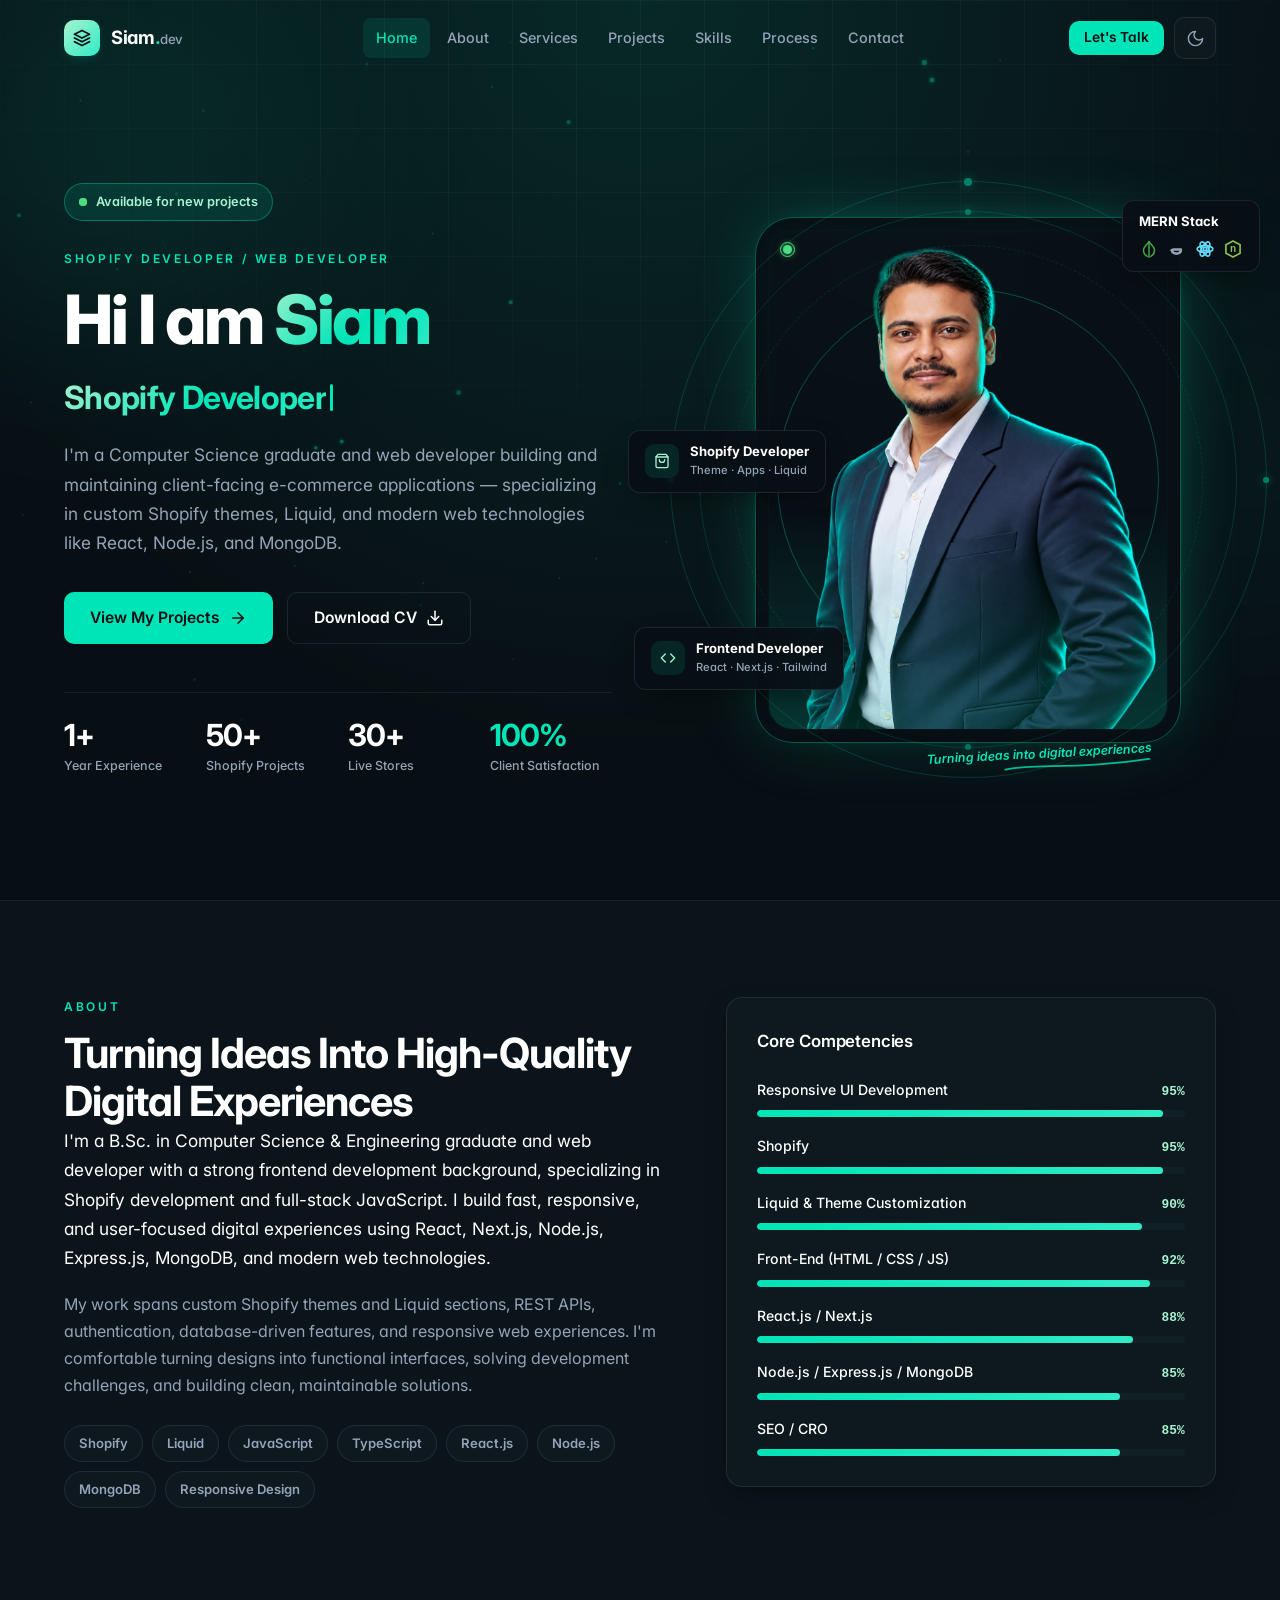
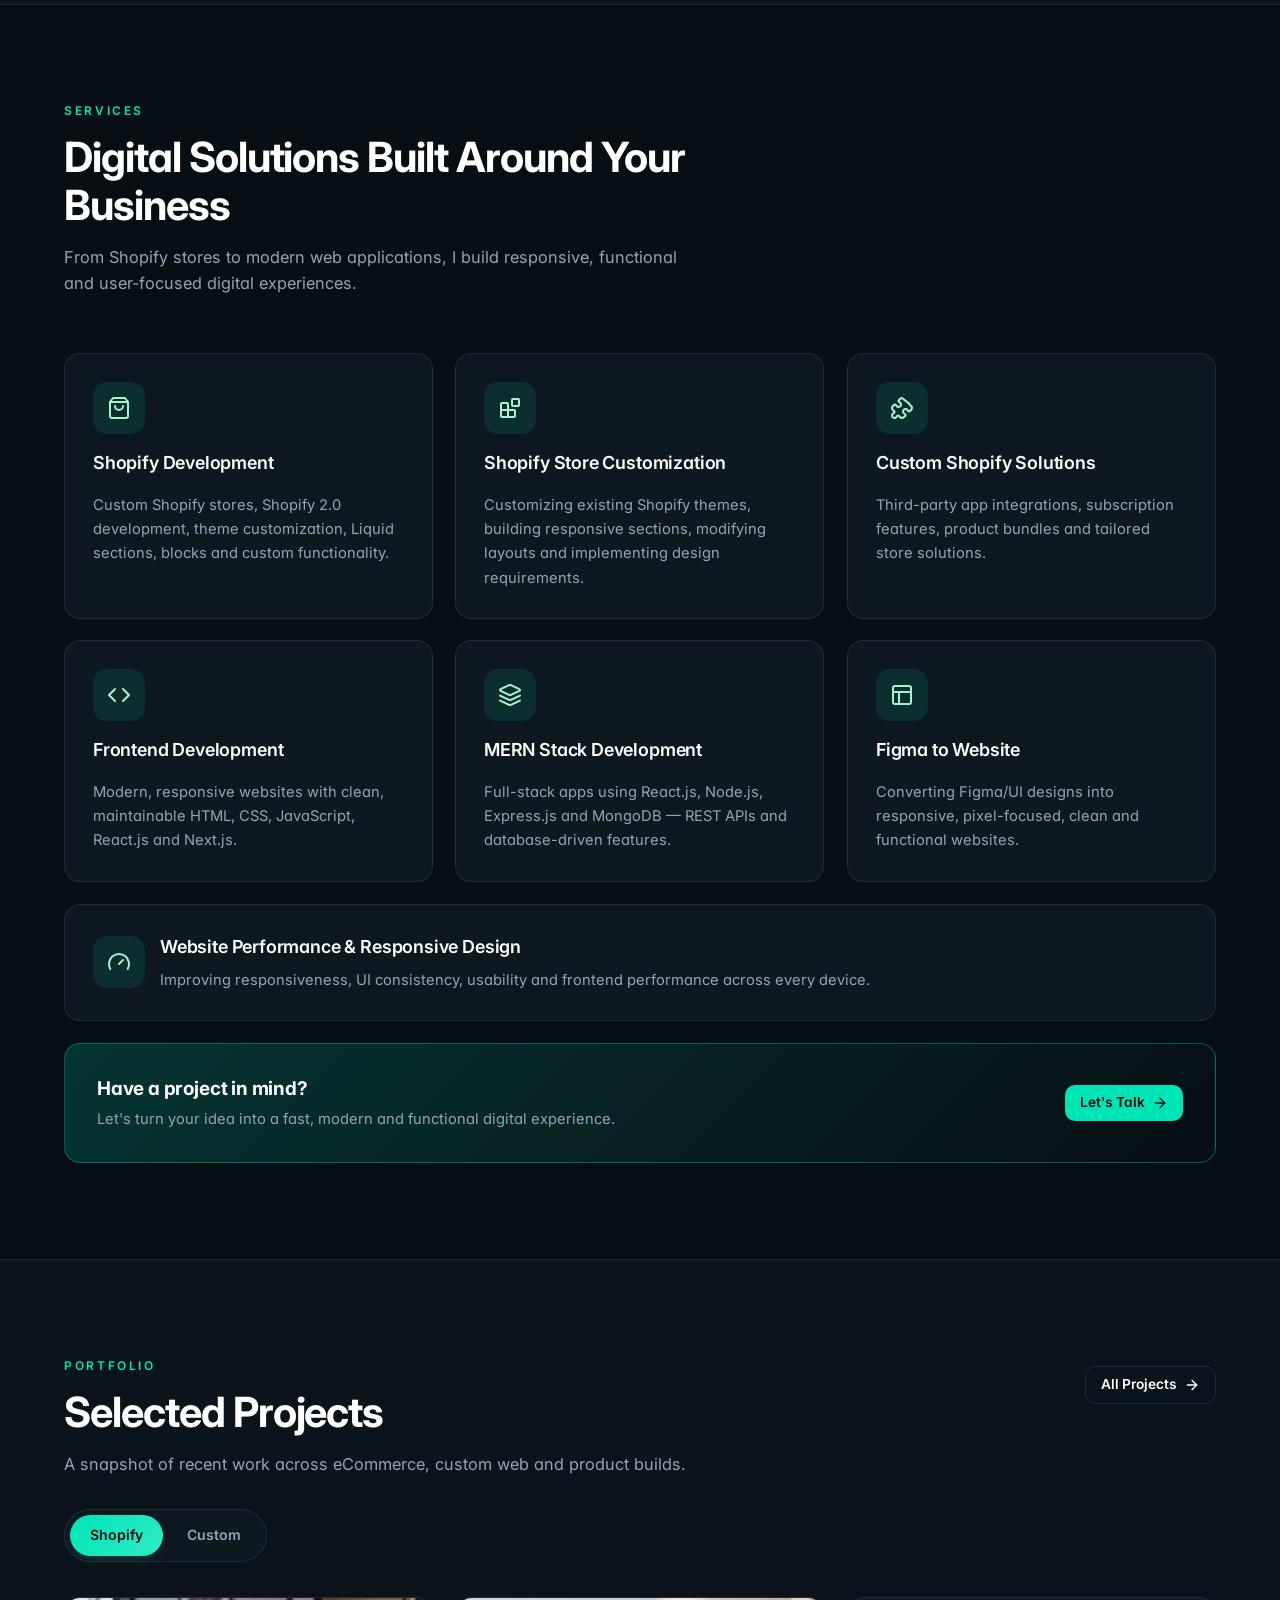
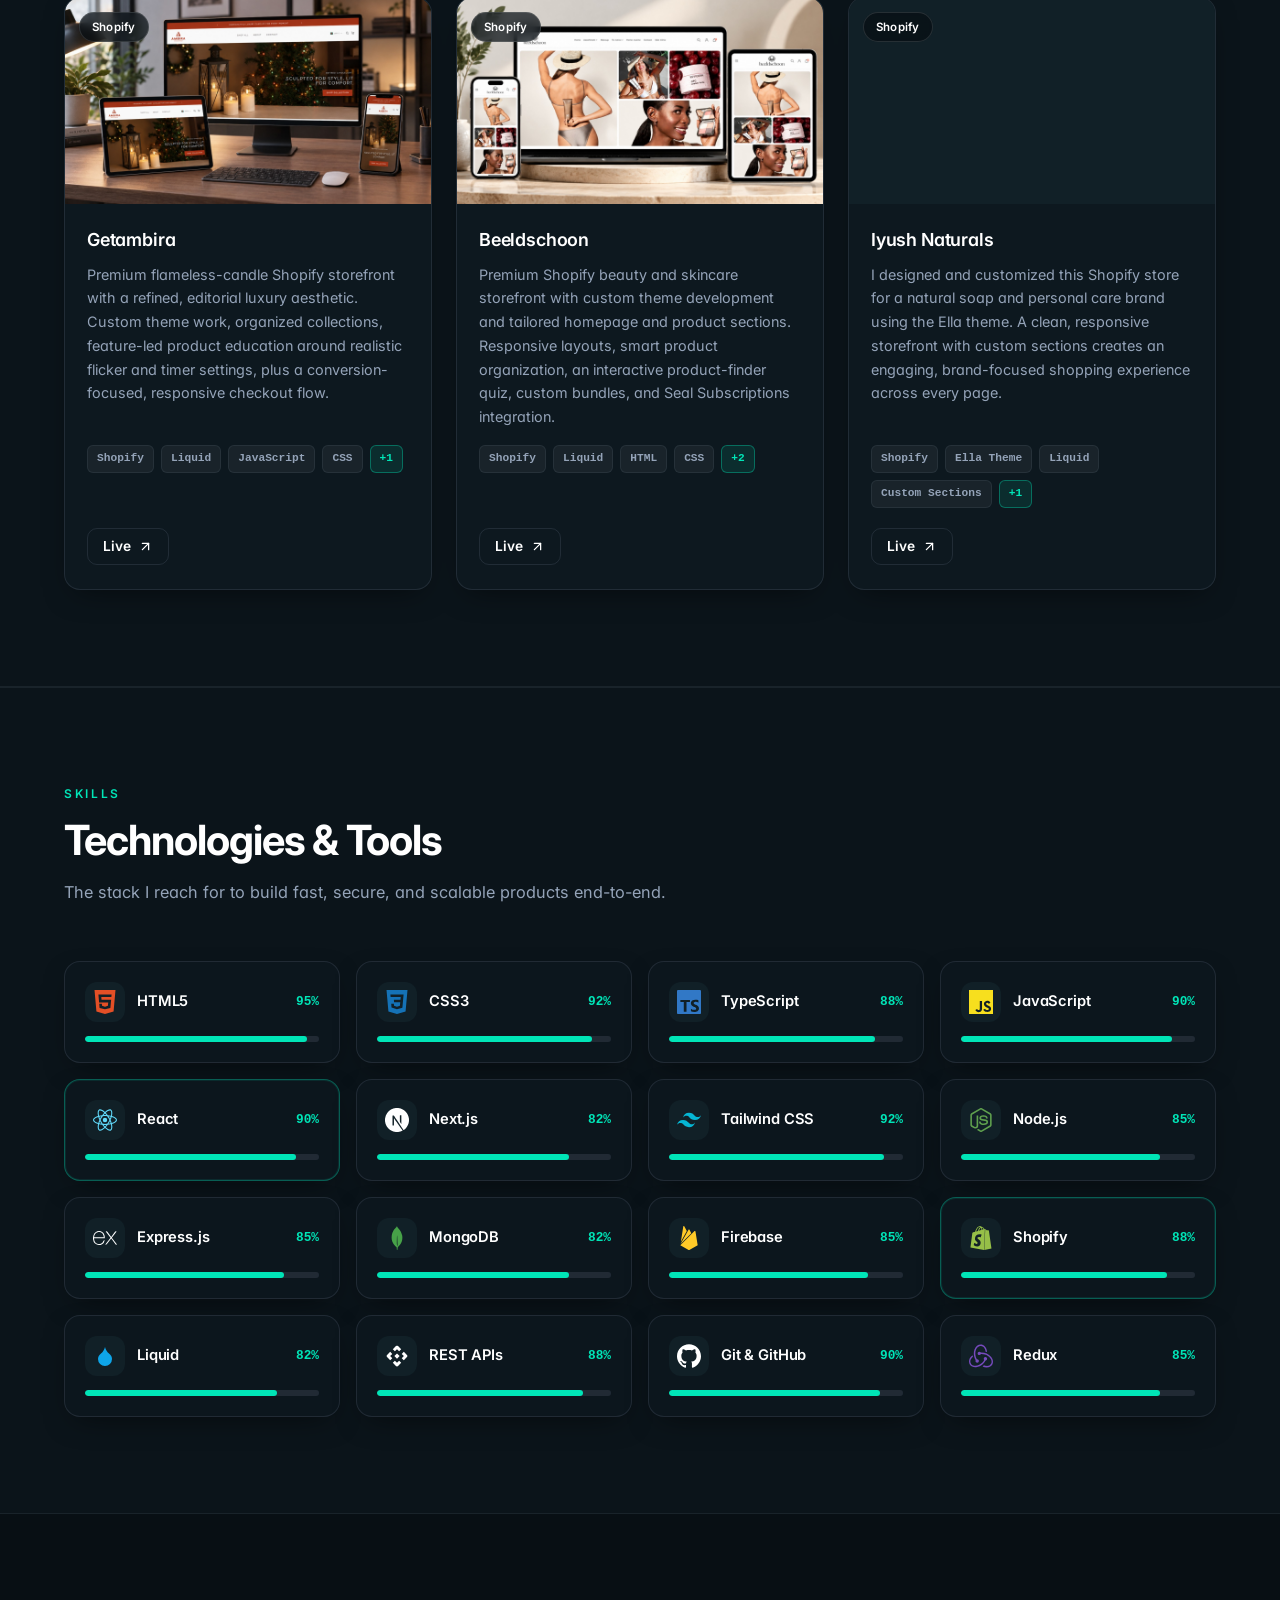
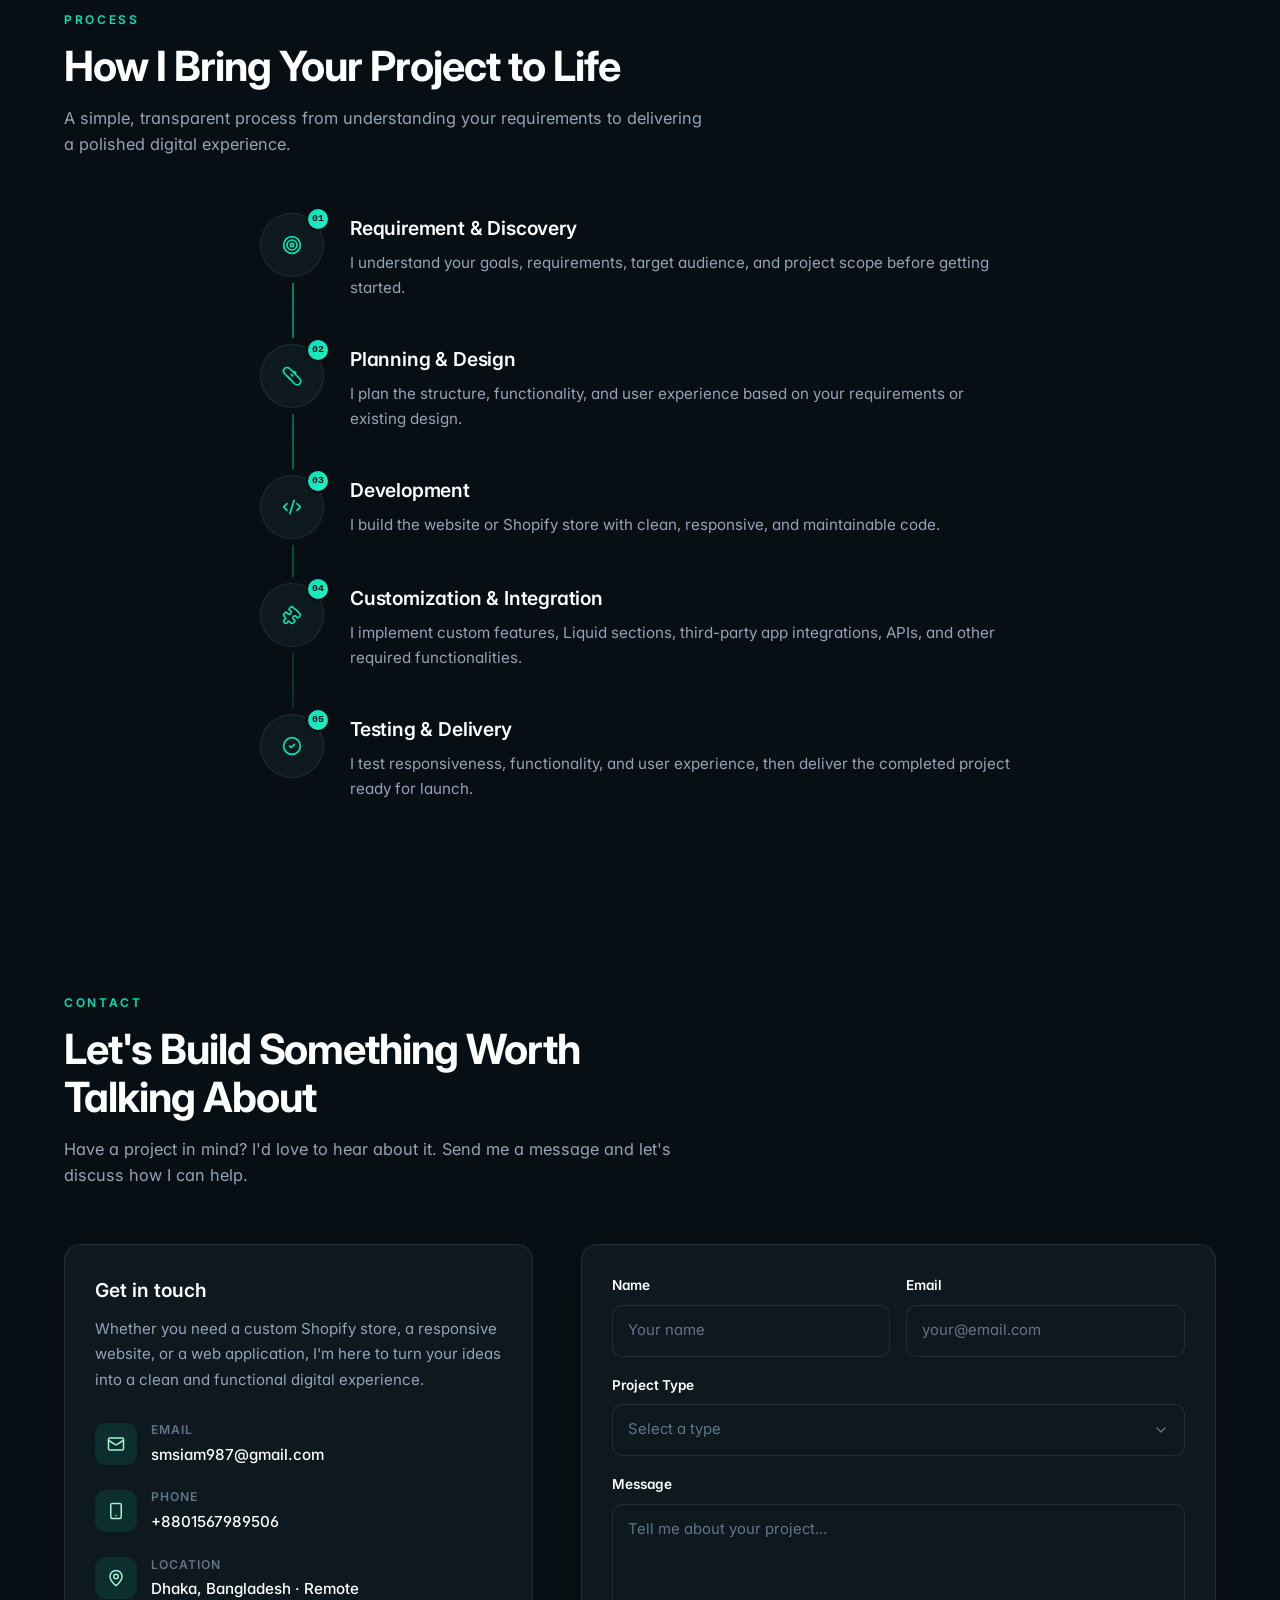
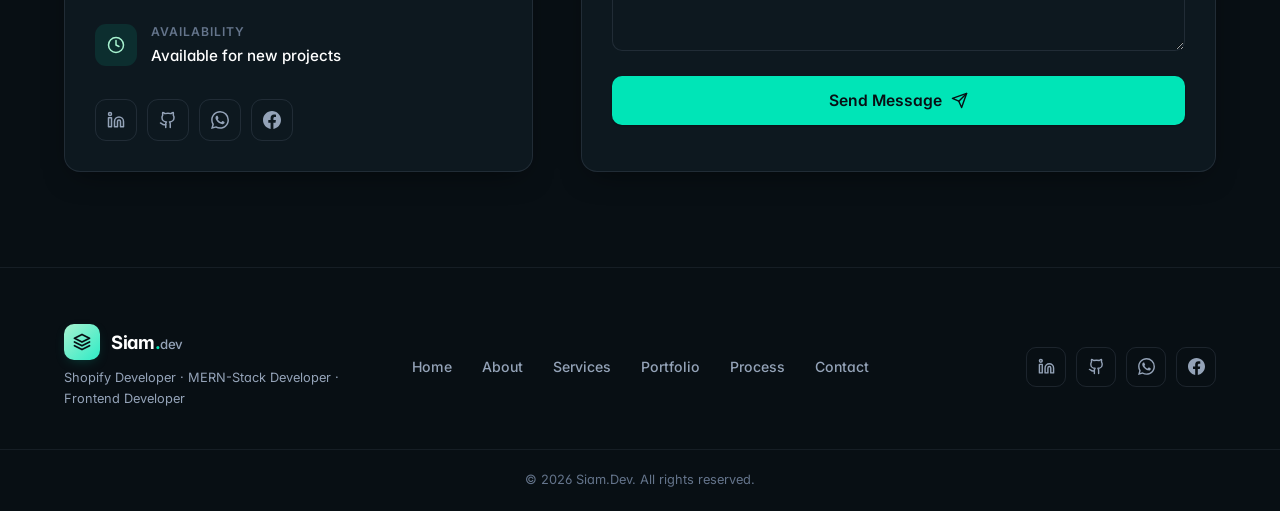
<file: index.html>
<!doctype html>
<html lang="en">
  <head>
    <meta charset="UTF-8" />
    <meta name="viewport" content="width=device-width, initial-scale=1.0" />

    <!-- Primary SEO -->
    <title>Siam.Dev — Shopify Developer &amp; MERN-Stack Developer</title>
    <meta
      name="description"
      content="Siam is a Shopify &amp; full-stack JavaScript developer and Computer Science graduate building fast, responsive, conversion-focused e-commerce experiences — Liquid themes, React.js, Node.js, Express.js and MongoDB."
    />
    <meta name="author" content="Siam" />
    <meta name="theme-color" content="#0a0a0a" />
    <link rel="canonical" href="https://siam-portfolio-theta.vercel.app/" />

    <!-- Open Graph -->
    <meta property="og:type" content="website" />
    <meta
      property="og:title"
      content="Siam.Dev — Shopify Developer &amp; MERN-Stack Developer"
    />
    <meta
      property="og:description"
      content="Fast, responsive, conversion-focused e-commerce experiences. Shopify &amp; Liquid themes, React.js, Node.js, Express.js and MongoDB."
    />
    <meta
      property="og:url"
      content="https://siam-portfolio-theta.vercel.app/"
    />
    <meta
      property="og:image"
      content="https://siam-portfolio-theta.vercel.app/assets/images/Siam.png"
    />
    <meta property="og:image:width" content="1122" />
    <meta property="og:image:height" content="1402" />

    <!-- Twitter -->
    <meta name="twitter:card" content="summary_large_image" />
    <meta
      name="twitter:title"
      content="Siam.Dev — Shopify Developer &amp; MERN-Stack Developer"
    />
    <meta
      name="twitter:description"
      content="Fast, responsive, conversion-focused e-commerce experiences. Shopify &amp; Liquid themes, React.js, Node.js, Express.js and MongoDB."
    />
    <meta
      name="twitter:image"
      content="https://siam-portfolio-theta.vercel.app/assets/images/Siam.png"
    />

    <!-- Favicon -->
    <link rel="icon" type="image/svg+xml" href="assets/icons/favicon.svg" />

    <!-- Fonts -->
    <link rel="preconnect" href="https://fonts.googleapis.com" />
    <link rel="preconnect" href="https://fonts.gstatic.com" crossorigin />
    <link
      href="https://fonts.googleapis.com/css2?family=Inter:wght@300;400;500;600;700;800&display=swap"
      rel="stylesheet"
    />

    <!-- Theme bootstrap: apply saved/system theme before paint (prevents flash) -->
    <script>
      (function () {
        try {
          var theme = localStorage.getItem("sd-theme");
          if (theme !== "dark" && theme !== "light") {
            theme = "dark";
          }
          document.documentElement.setAttribute("data-theme", theme);
        } catch (err) {
          document.documentElement.setAttribute("data-theme", "dark");
        }
      })();
    </script>

    <!-- Page transition bootstrap: mark this page as entering so the
         veil fade-in animation runs from first paint (see css/style.css). -->
    <script>
      document.documentElement.classList.add("page-enter");
    </script>

    <!-- Styles -->
    <link rel="stylesheet" href="css/style.css" />

    <!-- Structured data -->
    <script type="application/ld+json">
      {
        "@context": "https://schema.org",
        "@type": "Person",
        "name": "SM Sumsuzzaman Siam",
        "alternateName": "Siam",
        "url": "https://siam-portfolio-theta.vercel.app",
        "jobTitle": "Shopify Developer & Full-Stack JavaScript Engineer",
        "email": "mailto:smsiam987@gmail.com",
        "knowsAbout": [
          "Shopify",
          "Liquid",
          "React.js",
          "Next.js",
          "Node.js",
          "Express.js",
          "MongoDB",
          "TypeScript",
          "E-commerce"
        ]
      }
    </script>
  </head>
  <body>
    <!-- ======================= NAVBAR ======================= -->
    <header data-layout="header" class="site-header" id="site-header"></header>

    <div class="menu-overlay" id="menu-overlay" aria-hidden="true"></div>

    <main id="main">
      <!-- ======================= HERO ======================= -->
      <section class="hero section" id="home" aria-label="Home">
        <div class="hero-bg" aria-hidden="true">
          <div class="hero-radial"></div>
          <div class="hero-grid"></div>
          <div class="orb orb-1"></div>
          <div class="orb orb-2"></div>
        </div>

        <div class="container hero-inner">
          <div class="hero-content reveal">
            <span class="pill availability">
              <span class="pulse-dot" aria-hidden="true"></span>
              Available for new projects
            </span>

            <p class="eyebrow">Shopify Developer / Web Developer</p>

            <h1 class="hero-title">
              Hi I am <span class="text-gradient">Siam</span>
            </h1>

            <p class="type-line">
              <span
                class="type-role text-gradient"
                id="type-role"
                aria-hidden="true"
                >Shopify Developer</span
              ><span class="type-caret" aria-hidden="true"></span>
            </p>
            <span class="sr-only" id="type-announce" aria-live="polite"></span>

            <p class="hero-sub">
              I'm a Computer Science graduate and web developer building and
              maintaining client-facing e-commerce applications — specializing
              in custom Shopify themes, Liquid, and modern web technologies like
              React, Node.js, and MongoDB.
            </p>

            <div class="hero-actions">
              <a href="#portfolio" class="btn btn-primary btn-lg">
                View My Projects
                <svg
                  viewBox="0 0 24 24"
                  fill="none"
                  stroke="currentColor"
                  stroke-width="2"
                  stroke-linecap="round"
                  stroke-linejoin="round"
                  width="18"
                  height="18"
                >
                  <path d="M5 12h14" />
                  <path d="m12 5 7 7-7 7" />
                </svg>
              </a>
              <a
                href="assets/SM-Sumsuzzaman-Siam-Resume.pdf"
                target="_blank"
                rel="noopener"
                class="btn btn-ghost btn-lg"
              >
                Download CV
                <svg
                  viewBox="0 0 24 24"
                  fill="none"
                  stroke="currentColor"
                  stroke-width="2"
                  stroke-linecap="round"
                  stroke-linejoin="round"
                  width="18"
                  height="18"
                >
                  <path d="M21 15v4a2 2 0 0 1-2 2H5a2 2 0 0 1-2-2v-4" />
                  <path d="m7 10 5 5 5-5" />
                  <path d="M12 15V3" />
                </svg>
              </a>
            </div>

            <dl class="hero-stats">
              <div class="stat">
                <dt class="stat-value" data-count="1" data-suffix="+">0</dt>
                <dd class="stat-label">Year Experience</dd>
              </div>

              <div class="stat">
                <dt class="stat-value" data-count="50" data-suffix="+">0</dt>
                <dd class="stat-label">Shopify Projects</dd>
              </div>

              <div class="stat">
                <dt class="stat-value" data-count="30" data-suffix="+">0</dt>
                <dd class="stat-label">Live Stores</dd>
              </div>

              <div class="stat">
                <dt
                  class="stat-value stat-value--accent"
                  data-count="100"
                  data-suffix="%"
                >
                  0
                </dt>
                <dd class="stat-label">Client Satisfaction</dd>
              </div>
            </dl>
          </div>

          <!-- Banner visual -->
          <div class="hero-visual reveal" style="--d: 0.18s">
            <div class="hero-photo">
              <div class="hero-orbit" aria-hidden="true">
                <span class="orbit-ring orbit-ring--o"
                  ><i class="orbit-p orbit-p--big"></i
                  ><i class="orbit-p orbit-p--left"></i
                  ><i class="orbit-p orbit-p--right"></i
                ></span>
                <span class="orbit-ring orbit-ring--o2"
                  ><i class="orbit-p"></i><i class="orbit-p orbit-p--opp"></i
                ></span>
                <span class="orbit-ring orbit-ring--m"></span>
                <span class="orbit-ring orbit-ring--i"></span>
              </div>

              <img
                src="assets/images/smsiam.png"
                alt="Siam — Shopify &amp; full-stack JavaScript developer"
                width="1122"
                height="1402"
                fetchpriority="high"
              />
              <span class="hero-signal" aria-hidden="true"></span>
            </div>

            <div class="float-card float-card--shopify">
              <span class="float-icon">
                <svg
                  viewBox="0 0 24 24"
                  fill="none"
                  stroke="currentColor"
                  stroke-width="2"
                  stroke-linecap="round"
                  stroke-linejoin="round"
                  width="16"
                  height="16"
                >
                  <path
                    d="M6 2 3 6v14a2 2 0 0 0 2 2h14a2 2 0 0 0 2-2V6l-3-4Z"
                  />
                  <path d="M3 6h18" />
                  <path d="M16 10a4 4 0 0 1-8 0" />
                </svg>
              </span>
              <div class="float-body">
                <strong class="float-title">Shopify Developer</strong>
                <span class="float-sub"
                  >Theme &middot; Apps &middot; Liquid</span
                >
              </div>
            </div>

            <div class="float-card float-card--frontend">
              <span class="float-icon">
                <svg
                  viewBox="0 0 24 24"
                  fill="none"
                  stroke="currentColor"
                  stroke-width="2"
                  stroke-linecap="round"
                  stroke-linejoin="round"
                  width="16"
                  height="16"
                >
                  <path d="m16 18 6-6-6-6" />
                  <path d="m8 6-6 6 6 6" />
                </svg>
              </span>
              <div class="float-body">
                <strong class="float-title">Frontend Developer</strong>
                <span class="float-sub"
                  >React &middot; Next.js &middot; Tailwind</span
                >
              </div>
            </div>

            <div class="float-card float-card--mern">
              <strong class="float-title">MERN Stack</strong>
              <div class="mern-icons" aria-hidden="true">
                <svg
                  class="ic-mongo"
                  viewBox="0 0 24 24"
                  fill="none"
                  stroke="currentColor"
                  stroke-width="1.8"
                  stroke-linecap="round"
                  stroke-linejoin="round"
                  width="20"
                  height="20"
                >
                  <path
                    d="M12 3.2 7.4 8.6c-.9 1-1.9 2.7-2 4.7-.1 3.7 2 6.3 4.5 7.6"
                  />
                  <path
                    d="M12 3.2l4.6 5.4c.9 1 1.9 2.7 2 4.7.1 3.7-2 6.3-4.5 7.6"
                  />
                  <path d="M12 21.9V3.2" />
                </svg>
                <svg
                  class="ic-express"
                  viewBox="0 0 24 24"
                  fill="none"
                  stroke="currentColor"
                  stroke-width="3"
                  stroke-linecap="round"
                  stroke-linejoin="round"
                  width="20"
                  height="20"
                >
                  <path
                    d="M5.5 13.3a6.3 6.3 0 0 0 6.6 4.2c2.8-.3 4.6-2.2 4.6-5H7.5"
                  />
                </svg>
                <svg
                  class="ic-react"
                  viewBox="0 0 24 24"
                  fill="none"
                  stroke="currentColor"
                  stroke-width="2"
                  width="20"
                  height="20"
                >
                  <circle cx="12" cy="12" r="2" />
                  <ellipse cx="12" cy="12" rx="9.5" ry="4" />
                  <ellipse
                    cx="12"
                    cy="12"
                    rx="9.5"
                    ry="4"
                    transform="rotate(60 12 12)"
                  />
                  <ellipse
                    cx="12"
                    cy="12"
                    rx="9.5"
                    ry="4"
                    transform="rotate(120 12 12)"
                  />
                </svg>
                <svg
                  class="ic-node"
                  viewBox="0 0 24 24"
                  fill="none"
                  stroke="currentColor"
                  stroke-width="2"
                  stroke-linejoin="round"
                  width="20"
                  height="20"
                >
                  <path d="M12 2.5 20.5 7v10L12 21.5 3.5 17V7L12 2.5Z" />
                  <text
                    x="12"
                    y="16"
                    text-anchor="middle"
                    font-family="Arial, Helvetica, sans-serif"
                    font-size="12"
                    font-weight="bold"
                    fill="currentColor"
                    stroke="none"
                  >
                    n
                  </text>
                </svg>
              </div>
            </div>

            <p class="hero-note" aria-hidden="true">
              Turning ideas into digital experiences
              <svg
                class="hero-note-underline"
                viewBox="0 0 150 14"
                preserveAspectRatio="none"
              >
                <path
                  d="M3 9.5C28 3 78 15 147 5"
                  fill="none"
                  stroke="currentColor"
                  stroke-width="2.5"
                  stroke-linecap="round"
                />
              </svg>
            </p>
          </div>
        </div>
      </section>

      <!-- ======================= ABOUT ======================= -->
      <section class="section section-alt" id="about" aria-label="About">
        <div class="container about-grid" data-stagger>
          <div class="about-copy reveal">
            <p class="eyebrow">About</p>
            <h2 class="section-title">
              Turning Ideas Into High-Quality Digital Experiences
            </h2>

            <p class="lead">
              I'm a B.Sc. in Computer Science & Engineering graduate and web
              developer with a strong frontend development background,
              specializing in Shopify development and full-stack JavaScript. I
              build fast, responsive, and user-focused digital experiences using
              React, Next.js, Node.js, Express.js, MongoDB, and modern web
              technologies.
            </p>
            <p>
              My work spans custom Shopify themes and Liquid sections, REST
              APIs, authentication, database-driven features, and responsive web
              experiences. I'm comfortable turning designs into functional
              interfaces, solving development challenges, and building clean,
              maintainable solutions.
            </p>

            <ul class="skill-pills" aria-label="Core skills">
              <li>Shopify</li>
              <li>Liquid</li>
              <li>JavaScript</li>
              <li>TypeScript</li>
              <li>React.js</li>
              <li>Node.js</li>
              <li>MongoDB</li>
              <li>Responsive Design</li>
            </ul>
          </div>

          <div class="skills-panel reveal">
            <h3 class="skills-heading">Core Competencies</h3>
            <ul class="skill-bars">
              <li class="skill-bar">
                <div class="skill-bar-head">
                  <span class="skill-bar-name">Responsive UI Development</span
                  ><span class="skill-bar-pct">95%</span>
                </div>
                <div class="skill-bar-track">
                  <span class="skill-bar-fill" data-progress="95"></span>
                </div>
              </li>
              <li class="skill-bar">
                <div class="skill-bar-head">
                  <span class="skill-bar-name">Shopify</span
                  ><span class="skill-bar-pct">95%</span>
                </div>
                <div class="skill-bar-track">
                  <span class="skill-bar-fill" data-progress="95"></span>
                </div>
              </li>
              <li class="skill-bar">
                <div class="skill-bar-head">
                  <span class="skill-bar-name"
                    >Liquid &amp; Theme Customization</span
                  ><span class="skill-bar-pct">90%</span>
                </div>
                <div class="skill-bar-track">
                  <span class="skill-bar-fill" data-progress="90"></span>
                </div>
              </li>
              <li class="skill-bar">
                <div class="skill-bar-head">
                  <span class="skill-bar-name">Front-End (HTML / CSS / JS)</span
                  ><span class="skill-bar-pct">92%</span>
                </div>
                <div class="skill-bar-track">
                  <span class="skill-bar-fill" data-progress="92"></span>
                </div>
              </li>
              <li class="skill-bar">
                <div class="skill-bar-head">
                  <span class="skill-bar-name">React.js / Next.js</span
                  ><span class="skill-bar-pct">88%</span>
                </div>
                <div class="skill-bar-track">
                  <span class="skill-bar-fill" data-progress="88"></span>
                </div>
              </li>
              <li class="skill-bar">
                <div class="skill-bar-head">
                  <span class="skill-bar-name"
                    >Node.js / Express.js / MongoDB</span
                  ><span class="skill-bar-pct">85%</span>
                </div>
                <div class="skill-bar-track">
                  <span class="skill-bar-fill" data-progress="85"></span>
                </div>
              </li>
              <li class="skill-bar">
                <div class="skill-bar-head">
                  <span class="skill-bar-name">SEO / CRO</span
                  ><span class="skill-bar-pct">85%</span>
                </div>
                <div class="skill-bar-track">
                  <span class="skill-bar-fill" data-progress="85"></span>
                </div>
              </li>
            </ul>
          </div>
        </div>
      </section>

      <!-- ======================= SERVICES ======================= -->
      <section class="section" id="services" aria-label="Services">
        <div class="container">
          <div class="section-head reveal">
            <p class="eyebrow">Services</p>
            <h2 class="section-title">
              Digital Solutions Built Around Your Business
            </h2>
            <p class="section-sub">
              From Shopify stores to modern web applications, I build
              responsive, functional and user-focused digital experiences.
            </p>
          </div>

          <div class="services-grid" data-stagger>
            <article class="service-card reveal">
              <span class="service-icon">
                <svg
                  viewBox="0 0 24 24"
                  fill="none"
                  stroke="currentColor"
                  stroke-width="2"
                  stroke-linecap="round"
                  stroke-linejoin="round"
                  width="24"
                  height="24"
                >
                  <path
                    d="M6 2 3 6v14a2 2 0 0 0 2 2h14a2 2 0 0 0 2-2V6l-3-4Z"
                  />
                  <path d="M3 6h18" />
                  <path d="M16 10a4 4 0 0 1-8 0" />
                </svg>
              </span>
              <h3 class="service-title">Shopify Development</h3>
              <p class="service-desc">
                Custom Shopify stores, Shopify 2.0 development, theme
                customization, Liquid sections, blocks and custom functionality.
              </p>
            </article>

            <article class="service-card reveal">
              <span class="service-icon">
                <svg
                  viewBox="0 0 24 24"
                  fill="none"
                  stroke="currentColor"
                  stroke-width="2"
                  stroke-linecap="round"
                  stroke-linejoin="round"
                  width="24"
                  height="24"
                >
                  <rect width="7" height="7" x="14" y="3" rx="1" />
                  <path
                    d="M10 21V8a1 1 0 0 0-1-1H4a1 1 0 0 0-1 1v12a1 1 0 0 0 1 1h12a1 1 0 0 0 1-1v-5a1 1 0 0 0-1-1H3"
                  />
                </svg>
              </span>
              <h3 class="service-title">Shopify Store Customization</h3>
              <p class="service-desc">
                Customizing existing Shopify themes, building responsive
                sections, modifying layouts and implementing design
                requirements.
              </p>
            </article>

            <article class="service-card reveal">
              <span class="service-icon">
                <svg
                  viewBox="0 0 24 24"
                  fill="none"
                  stroke="currentColor"
                  stroke-width="2"
                  stroke-linecap="round"
                  stroke-linejoin="round"
                  width="24"
                  height="24"
                >
                  <path
                    d="M19.439 7.85c-.049.322.059.648.289.878l1.568 1.568c.47.47.706 1.087.706 1.704s-.235 1.233-.706 1.704l-1.611 1.611a.98.98 0 0 1-.837.276c-.47-.07-.802-.48-.968-.925a2.501 2.501 0 1 0-3.214 3.214c.446.166.855.497.925.968a.979.979 0 0 1-.276.837l-1.61 1.61a2.404 2.404 0 0 1-1.705.707 2.402 2.402 0 0 1-1.704-.706l-1.568-1.568a1.026 1.026 0 0 0-.877-.29c-.493.074-.84.504-1.02.968a2.5 2.5 0 1 1-3.237-3.237c.464-.18.894-.527.967-1.02a1.026 1.026 0 0 0-.289-.877l-1.568-1.568A2.402 2.402 0 0 1 1.998 12c0-.617.236-1.234.706-1.704L4.23 8.77c.24-.24.581-.353.917-.303.515.077.877.528 1.073 1.01a2.5 2.5 0 1 0 3.259-3.259c-.482-.196-.933-.558-1.01-1.073-.05-.336.062-.676.303-.917l1.525-1.525A2.402 2.402 0 0 1 12 1.998z"
                  />
                </svg>
              </span>
              <h3 class="service-title">Custom Shopify Solutions</h3>
              <p class="service-desc">
                Third-party app integrations, subscription features, product
                bundles and tailored store solutions.
              </p>
            </article>

            <article class="service-card reveal">
              <span class="service-icon">
                <svg
                  viewBox="0 0 24 24"
                  fill="none"
                  stroke="currentColor"
                  stroke-width="2"
                  stroke-linecap="round"
                  stroke-linejoin="round"
                  width="24"
                  height="24"
                >
                  <path d="m16 18 6-6-6-6" />
                  <path d="m8 6-6 6 6 6" />
                </svg>
              </span>
              <h3 class="service-title">Frontend Development</h3>
              <p class="service-desc">
                Modern, responsive websites with clean, maintainable HTML, CSS,
                JavaScript, React.js and Next.js.
              </p>
            </article>

            <article class="service-card reveal">
              <span class="service-icon">
                <svg
                  viewBox="0 0 24 24"
                  fill="none"
                  stroke="currentColor"
                  stroke-width="2"
                  stroke-linecap="round"
                  stroke-linejoin="round"
                  width="24"
                  height="24"
                >
                  <path
                    d="m12.83 2.18a2 2 0 0 0-1.66 0L2.6 6.08a1 1 0 0 0 0 1.83l8.58 3.91a2 2 0 0 0 1.66 0l8.58-3.9a1 1 0 0 0 0-1.83Z"
                  />
                  <path d="m22 17.65-9.17 4.16a2 2 0 0 1-1.66 0L2 17.65" />
                  <path d="m22 12.65-9.17 4.16a2 2 0 0 1-1.66 0L2 12.65" />
                </svg>
              </span>
              <h3 class="service-title">MERN Stack Development</h3>
              <p class="service-desc">
                Full-stack apps using React.js, Node.js, Express.js and MongoDB
                — REST APIs and database-driven features.
              </p>
            </article>

            <article class="service-card reveal">
              <span class="service-icon">
                <svg
                  viewBox="0 0 24 24"
                  fill="none"
                  stroke="currentColor"
                  stroke-width="2"
                  stroke-linecap="round"
                  stroke-linejoin="round"
                  width="24"
                  height="24"
                >
                  <rect width="18" height="18" x="3" y="3" rx="2" />
                  <path d="M3 9h18" />
                  <path d="M9 21V9" />
                </svg>
              </span>
              <h3 class="service-title">Figma to Website</h3>
              <p class="service-desc">
                Converting Figma/UI designs into responsive, pixel-focused,
                clean and functional websites.
              </p>
            </article>

            <article class="service-card service-card--wide reveal">
              <span class="service-icon">
                <svg
                  viewBox="0 0 24 24"
                  fill="none"
                  stroke="currentColor"
                  stroke-width="2"
                  stroke-linecap="round"
                  stroke-linejoin="round"
                  width="24"
                  height="24"
                >
                  <path d="m12 14 4-4" />
                  <path d="M3.34 19a10 10 0 1 1 17.32 0" />
                </svg>
              </span>
              <div class="service-wide-body">
                <h3 class="service-title">
                  Website Performance &amp; Responsive Design
                </h3>
                <p class="service-desc">
                  Improving responsiveness, UI consistency, usability and
                  frontend performance across every device.
                </p>
              </div>
            </article>

            <a
              href="https://wa.me/8801567989506"
              target="_blank"
              rel="noopener noreferrer"
              class="cta-banner reveal"
            >
              <div>
                <h3 class="cta-banner-title">Have a project in mind?</h3>
                <p class="cta-banner-text">
                  Let's turn your idea into a fast, modern and functional
                  digital experience.
                </p>
              </div>
              <span class="btn btn-primary btn-sm">
                Let's Talk
                <svg
                  viewBox="0 0 24 24"
                  fill="none"
                  stroke="currentColor"
                  stroke-width="2"
                  stroke-linecap="round"
                  stroke-linejoin="round"
                  width="16"
                  height="16"
                >
                  <path d="M5 12h14" />
                  <path d="m12 5 7 7-7 7" />
                </svg>
              </span>
            </a>
          </div>
        </div>
      </section>

      <!-- ======================= PORTFOLIO ======================= -->
      <section
        class="section section-alt"
        id="portfolio"
        aria-label="Portfolio"
      >
        <div class="container">
          <div class="projects-head">
            <div class="section-head reveal">
              <p class="eyebrow">Portfolio</p>
              <h2 class="section-title">Selected Projects</h2>
              <p class="section-sub">
                A snapshot of recent work across eCommerce, custom web and
                product builds.
              </p>
            </div>
            <a
              class="btn btn-ghost btn-sm projects-all-btn"
              href="./projects.html"
              >All Projects
              <svg
                viewBox="0 0 24 24"
                fill="none"
                stroke="currentColor"
                stroke-width="2"
                stroke-linecap="round"
                stroke-linejoin="round"
                width="16"
                height="16"
                aria-hidden="true"
              >
                <path d="M5 12h14" />
                <path d="m12 5 7 7-7 7" />
              </svg>
            </a>
          </div>

          <!-- Segmented tabs -->
          <div
            class="tabs reveal"
            role="tablist"
            aria-label="Project categories"
          >
            <button
              class="tab-btn active"
              id="tab-shopify"
              role="tab"
              aria-selected="true"
              aria-controls="panel-shopify"
              data-tab="shopify"
            >
              Shopify
            </button>
            <button
              class="tab-btn"
              id="tab-custom"
              role="tab"
              aria-selected="false"
              aria-controls="panel-custom"
              data-tab="custom"
            >
              Custom
            </button>
          </div>

          <!-- Shopify tab -->
          <div
            class="projects-grid is-active"
            id="panel-shopify"
            role="tabpanel"
            aria-labelledby="tab-shopify"
            data-panel="shopify"
            data-stagger
            aria-live="polite"
          ></div>

          <!-- Custom tab -->
          <div
            class="projects-grid"
            id="panel-custom"
            role="tabpanel"
            aria-labelledby="tab-custom"
            data-panel="custom"
            data-stagger
            hidden
            aria-live="polite"
          ></div>
        </div>
      </section>

      <!-- ======================= SKILLS ======================= -->
      <section
        class="section section-alt"
        id="skills"
        aria-labelledby="skills-title"
      >
        <div class="container">
          <div class="section-head reveal">
            <p class="eyebrow">Skills</p>
            <h2 id="skills-title" class="section-title">
              Technologies &amp; Tools
            </h2>
            <p class="section-sub">
              The stack I reach for to build fast, secure, and scalable products
              end-to-end.
            </p>
          </div>

          <div class="skills-grid" data-stagger></div>
        </div>
      </section>

      <!-- ======================= PROCESS ======================= -->
      <section class="section" id="process" aria-label="Process">
        <div class="container">
          <div class="section-head reveal">
            <p class="eyebrow">PROCESS</p>
            <h2 class="section-title">How I Bring Your Project to Life</h2>
            <p class="section-sub">
              A simple, transparent process from understanding your requirements
              to delivering a polished digital experience.
            </p>
          </div>

          <ol class="process-timeline" data-stagger>
            <li class="process-step reveal">
              <div class="process-marker">
                <span class="process-icon">
                  <svg
                    viewBox="0 0 24 24"
                    fill="none"
                    stroke="currentColor"
                    stroke-width="2"
                    stroke-linecap="round"
                    stroke-linejoin="round"
                    width="20"
                    height="20"
                  >
                    <circle cx="12" cy="12" r="10" />
                    <circle cx="12" cy="12" r="6" />
                    <circle cx="12" cy="12" r="2" />
                  </svg>
                </span>
                <span class="process-num">01</span>
              </div>
              <div class="process-body">
                <h3 class="process-title">Requirement &amp; Discovery</h3>
                <p class="process-desc">
                  I understand your goals, requirements, target audience, and
                  project scope before getting started.
                </p>
              </div>
            </li>

            <li class="process-step reveal">
              <div class="process-marker">
                <span class="process-icon">
                  <svg
                    viewBox="0 0 24 24"
                    fill="none"
                    stroke="currentColor"
                    stroke-width="2"
                    stroke-linecap="round"
                    stroke-linejoin="round"
                    width="20"
                    height="20"
                  >
                    <path
                      d="M21.3 15.3a4.24 4.24 0 0 1-6 6L3 9a4.24 4.24 0 0 1 6-6Z"
                    />
                    <path d="m7.5 13.5 3 3" />
                    <path d="m11 10 2 2" />
                    <path d="m14.5 6.5 2 2" />
                  </svg>
                </span>
                <span class="process-num">02</span>
              </div>
              <div class="process-body">
                <h3 class="process-title">Planning &amp; Design</h3>
                <p class="process-desc">
                  I plan the structure, functionality, and user experience based
                  on your requirements or existing design.
                </p>
              </div>
            </li>

            <li class="process-step reveal">
              <div class="process-marker">
                <span class="process-icon">
                  <svg
                    viewBox="0 0 24 24"
                    fill="none"
                    stroke="currentColor"
                    stroke-width="2"
                    stroke-linecap="round"
                    stroke-linejoin="round"
                    width="20"
                    height="20"
                  >
                    <path d="m18 16 4-4-4-4" />
                    <path d="m6 8-4 4 4 4" />
                    <path d="m14.5 4-5 16" />
                  </svg>
                </span>
                <span class="process-num">03</span>
              </div>
              <div class="process-body">
                <h3 class="process-title">Development</h3>
                <p class="process-desc">
                  I build the website or Shopify store with clean, responsive,
                  and maintainable code.
                </p>
              </div>
            </li>

            <li class="process-step reveal">
              <div class="process-marker">
                <span class="process-icon">
                  <svg
                    viewBox="0 0 24 24"
                    fill="none"
                    stroke="currentColor"
                    stroke-width="2"
                    stroke-linecap="round"
                    stroke-linejoin="round"
                    width="20"
                    height="20"
                  >
                    <path
                      d="M19.439 7.85c-.049.322.059.648.289.878l1.568 1.568c.47.47.706 1.087.706 1.704s-.235 1.233-.706 1.704l-1.611 1.611a.98.98 0 0 1-.837.276c-.47-.07-.802-.48-.968-.925a2.501 2.501 0 1 0-3.214 3.214c.446.166.855.497.925.968a.979.979 0 0 1-.276.837l-1.61 1.61a2.404 2.404 0 0 1-1.705.707 2.402 2.402 0 0 1-1.704-.706l-1.568-1.568a1.026 1.026 0 0 0-.877-.29c-.493.074-.84.504-1.02.968a2.5 2.5 0 1 1-3.237-3.237c.464-.18.894-.527.967-1.02a1.026 1.026 0 0 0-.289-.877l-1.568-1.568A2.402 2.402 0 0 1 1.998 12c0-.617.236-1.234.706-1.704L4.23 8.77c.24-.24.581-.353.917-.303.515.077.877.528 1.073 1.01a2.5 2.5 0 1 0 3.259-3.259c-.482-.196-.933-.558-1.01-1.073-.05-.336.062-.676.303-.917l1.525-1.525A2.402 2.402 0 0 1 12 1.998z"
                    />
                  </svg>
                </span>
                <span class="process-num">04</span>
              </div>
              <div class="process-body">
                <h3 class="process-title">Customization &amp; Integration</h3>
                <p class="process-desc">
                  I implement custom features, Liquid sections, third-party app
                  integrations, APIs, and other required functionalities.
                </p>
              </div>
            </li>

            <li class="process-step reveal">
              <div class="process-marker">
                <span class="process-icon">
                  <svg
                    viewBox="0 0 24 24"
                    fill="none"
                    stroke="currentColor"
                    stroke-width="2"
                    stroke-linecap="round"
                    stroke-linejoin="round"
                    width="20"
                    height="20"
                  >
                    <circle cx="12" cy="12" r="10" />
                    <path d="m9 12 2 2 4-4" />
                  </svg>
                </span>
                <span class="process-num">05</span>
              </div>
              <div class="process-body">
                <h3 class="process-title">Testing &amp; Delivery</h3>
                <p class="process-desc">
                  I test responsiveness, functionality, and user experience,
                  then deliver the completed project ready for launch.
                </p>
              </div>
            </li>
          </ol>
        </div>
      </section>

      <!-- ======================= CONTACT ======================= -->
      <section class="section" id="contact" aria-label="Contact">
        <div class="container">
          <div class="section-head reveal">
            <p class="eyebrow">Contact</p>
            <h2 class="section-title">
              Let's Build Something Worth Talking About
            </h2>
            <p class="section-sub">
              Have a project in mind? I'd love to hear about it. Send me a
              message and let's discuss how I can help.
            </p>
          </div>

          <div class="contact-grid">
            <!-- Left: info -->
            <div class="contact-info reveal">
              <h3 class="contact-info-title">Get in touch</h3>
              <p class="contact-info-text">
                Whether you need a custom Shopify store, a responsive website,
                or a web application, I'm here to turn your ideas into a clean
                and functional digital experience.
              </p>

              <ul class="contact-rows">
                <li class="contact-row">
                  <span class="contact-icon">
                    <svg
                      viewBox="0 0 24 24"
                      fill="none"
                      stroke="currentColor"
                      stroke-width="2"
                      stroke-linecap="round"
                      stroke-linejoin="round"
                      width="18"
                      height="18"
                    >
                      <rect width="20" height="16" x="2" y="4" rx="2" />
                      <path d="m22 7-8.97 5.7a1.94 1.94 0 0 1-2.06 0L2 7" />
                    </svg>
                  </span>
                  <div>
                    <span class="contact-row-label">Email</span>
                    <a
                      class="contact-row-value"
                      href="mailto:smsiam987@gmail.com"
                      >smsiam987@gmail.com</a
                    >
                  </div>
                </li>
                <li class="contact-row">
                  <span class="contact-icon">
                    <svg
                      viewBox="0 0 24 24"
                      fill="none"
                      stroke="currentColor"
                      stroke-width="2"
                      stroke-linecap="round"
                      stroke-linejoin="round"
                      width="18"
                      height="18"
                    >
                      <rect width="14" height="20" x="5" y="2" rx="2" ry="2" />
                      <path d="M12 18h.01" />
                    </svg>
                  </span>
                  <div>
                    <span class="contact-row-label">Phone</span>
                    <a class="contact-row-value" href="tel:+8801567989506"
                      >+8801567989506</a
                    >
                  </div>
                </li>
                <li class="contact-row">
                  <span class="contact-icon">
                    <svg
                      viewBox="0 0 24 24"
                      fill="none"
                      stroke="currentColor"
                      stroke-width="2"
                      stroke-linecap="round"
                      stroke-linejoin="round"
                      width="18"
                      height="18"
                    >
                      <path
                        d="M20 10c0 4.993-5.539 10.193-7.399 11.799a1 1 0 0 1-1.202 0C9.539 20.193 4 14.993 4 10a8 8 0 0 1 16 0"
                      />
                      <circle cx="12" cy="10" r="3" />
                    </svg>
                  </span>
                  <div>
                    <span class="contact-row-label">Location</span>
                    <span class="contact-row-value"
                      >Dhaka, Bangladesh · Remote</span
                    >
                  </div>
                </li>
                <li class="contact-row">
                  <span class="contact-icon">
                    <svg
                      viewBox="0 0 24 24"
                      fill="none"
                      stroke="currentColor"
                      stroke-width="2"
                      stroke-linecap="round"
                      stroke-linejoin="round"
                      width="18"
                      height="18"
                    >
                      <circle cx="12" cy="12" r="10" />
                      <polyline points="12 6 12 12 16 14" />
                    </svg>
                  </span>
                  <div>
                    <span class="contact-row-label">Availability</span>
                    <span class="contact-row-value"
                      >Available for new projects</span
                    >
                  </div>
                </li>
              </ul>

              <div class="contact-socials">
                <a
                  class="social-btn"
                  href="https://www.linkedin.com/in/sm-siam598"
                  target="_blank"
                  rel="noopener"
                  aria-label="LinkedIn"
                >
                  <svg
                    viewBox="0 0 24 24"
                    fill="none"
                    stroke="currentColor"
                    stroke-width="2"
                    stroke-linecap="round"
                    stroke-linejoin="round"
                    width="18"
                    height="18"
                  >
                    <path
                      d="M16 8a6 6 0 0 1 6 6v7h-4v-7a2 2 0 0 0-2-2 2 2 0 0 0-2 2v7h-4v-7a6 6 0 0 1 6-6z"
                    />
                    <rect width="4" height="12" x="2" y="9" />
                    <circle cx="4" cy="4" r="2" />
                  </svg>
                </a>
                <a
                  class="social-btn"
                  href="https://github.com/siam114"
                  target="_blank"
                  rel="noopener"
                  aria-label="GitHub"
                >
                  <svg
                    viewBox="0 0 24 24"
                    fill="none"
                    stroke="currentColor"
                    stroke-width="2"
                    stroke-linecap="round"
                    stroke-linejoin="round"
                    width="18"
                    height="18"
                  >
                    <path
                      d="M15 22v-4a4.8 4.8 0 0 0-1-3.5c3 0 6-2 6-5.5.08-1.25-.27-2.48-1-3.5.28-1.15.28-2.35 0-3.5 0 0-1 0-3 1.5-2.64-.5-5.36-.5-8 0C6 2 5 2 5 2c-.3 1.15-.3 2.35 0 3.5A5.403 5.403 0 0 0 4 9c0 3.5 3 5.5 6 5.5-.39.49-.68 1.05-.85 1.65-.17.6-.22 1.23-.15 1.85v4"
                    />
                    <path d="M9 18c-4.51 2-5-2-7-2" />
                  </svg>
                </a>
                <a
                  class="social-btn"
                  href="https://wa.me/8801567989506"
                  target="_blank"
                  rel="noopener"
                  aria-label="WhatsApp"
                >
                  <svg
                    viewBox="0 0 24 24"
                    fill="currentColor"
                    aria-hidden="true"
                    width="18"
                    height="18"
                  >
                    <path
                      d="M17.472 14.382c-.297-.149-1.758-.867-2.03-.967-.273-.099-.471-.148-.67.15-.197.297-.767.966-.94 1.164-.173.199-.347.223-.644.075-.297-.15-1.255-.463-2.39-1.475-.883-.788-1.48-1.761-1.653-2.059-.173-.297-.018-.458.13-.606.134-.133.297-.347.446-.52.149-.174.198-.298.297-.497.1-.198.05-.371-.025-.52-.075-.149-.669-1.612-.916-2.207-.242-.579-.487-.5-.669-.51-.173-.008-.371-.01-.57-.01-.198 0-.52.074-.792.372-.272.297-1.04 1.016-1.04 2.479 0 1.462 1.065 2.875 1.213 3.074.149.198 2.096 3.2 5.077 4.487.709.306 1.262.489 1.694.625.712.227 1.36.195 1.871.118.571-.085 1.758-.719 2.006-1.413.248-.694.248-1.289.173-1.413-.074-.124-.272-.198-.57-.347m-5.421 7.403h-.004a9.87 9.87 0 0 1-5.031-1.378l-.361-.214-3.741.982.998-3.648-.235-.374a9.86 9.86 0 0 1-1.51-5.26c.001-5.45 4.436-9.884 9.888-9.884 2.64 0 5.122 1.03 6.988 2.898a9.825 9.825 0 0 1 2.893 6.994c-.003 5.45-4.437 9.884-9.885 9.884m8.413-18.297A11.815 11.815 0 0 0 12.05 0C5.495 0 .16 5.335.157 11.892c0 2.096.547 4.142 1.588 5.945L.057 24l6.305-1.654a11.882 11.882 0 0 0 5.683 1.448h.005c6.554 0 11.89-5.335 11.893-11.893a11.821 11.821 0 0 0-3.48-8.413Z"
                    />
                  </svg>
                </a>
                <a
                  class="social-btn"
                  href="https://www.facebook.com/sumsuzzaman.siam"
                  target="_blank"
                  rel="noopener"
                  aria-label="Facebook"
                >
                  <svg
                    viewBox="0 0 24 24"
                    fill="currentColor"
                    aria-hidden="true"
                    width="18"
                    height="18"
                  >
                    <path
                      d="M24 12.073c0-6.627-5.373-12-12-12s-12 5.373-12 12c0 5.99 4.388 10.954 10.125 11.854v-8.385H7.078v-3.47h3.047V9.43c0-3.007 1.792-4.669 4.533-4.669 1.312 0 2.686.235 2.686.235v2.953H15.83c-1.491 0-1.956.925-1.956 1.874v2.25h3.328l-.532 3.47h-2.796v8.385C19.612 23.027 24 18.062 24 12.073z"
                    />
                  </svg>
                </a>
              </div>
            </div>

            <!-- Right: form -->
            <form
              class="contact-form reveal"
              id="contact-form"
              action="https://api.web3forms.com/submit"
              method="POST"
              novalidate
            >
              <!-- Web3Forms Access Key -->
              <input
                type="hidden"
                name="access_key"
                value="f1ae157d-5c3f-43e4-bac8-d954a72f94d9"
              />

              <div class="form-row">
                <div class="form-group">
                  <label for="name">Name</label>
                  <input
                    type="text"
                    id="name"
                    name="name"
                    placeholder="Your name"
                    autocomplete="name"
                    required
                  />
                  <small class="form-error" hidden></small>
                </div>
                <div class="form-group">
                  <label for="email">Email</label>
                  <input
                    type="email"
                    id="email"
                    name="email"
                    placeholder="your@email.com"
                    autocomplete="email"
                    required
                  />
                  <small class="form-error" hidden></small>
                </div>
              </div>

              <div class="form-group">
                <label for="project-type" id="project-type-label"
                  >Project Type</label
                >
                <div class="project-type" id="project-type-field">
                  <select
                    id="project-type"
                    name="projectType"
                    class="project-type__native"
                    tabindex="-1"
                    aria-hidden="true"
                  >
                    <option value="">Select a type</option>
                    <option value="shopify">Shopify Development</option>
                    <option value="shopify-customization">
                      Shopify Store Customization
                    </option>
                    <option value="shopify-integration">
                      Custom Shopify Solutions
                    </option>
                    <option value="frontend">Frontend Development</option>
                    <option value="mern">MERN Stack Development</option>
                    <option value="figma">Figma to Website</option>
                    <option value="responsive">Responsive Website & UI</option>
                    <option value="other">Other</option>
                  </select>
                  <button
                    type="button"
                    class="project-type__trigger"
                    id="project-type-trigger"
                    role="combobox"
                    aria-expanded="false"
                    aria-haspopup="listbox"
                    aria-autocomplete="none"
                    aria-controls="project-type-list"
                    aria-labelledby="project-type-label"
                  >
                    <span class="project-type__value" id="project-type-value"
                      >Select a type</span
                    >
                    <svg
                      viewBox="0 0 24 24"
                      fill="none"
                      stroke="currentColor"
                      stroke-width="2"
                      stroke-linecap="round"
                      stroke-linejoin="round"
                      aria-hidden="true"
                    >
                      <path d="m6 9 6 6 6-6" />
                    </svg>
                  </button>
                  <ul
                    role="listbox"
                    id="project-type-list"
                    class="project-type__list"
                    aria-labelledby="project-type-label"
                    hidden
                  ></ul>
                </div>
                <small class="form-error" hidden></small>
              </div>

              <div class="form-group">
                <label for="message">Message</label>
                <textarea
                  id="message"
                  name="message"
                  rows="5"
                  placeholder="Tell me about your project..."
                  required
                ></textarea>
                <small class="form-error" hidden></small>
              </div>

              <input
                type="text"
                name="website"
                class="hp-field"
                style="display: none"
                value=""
                autocomplete="off"
                tabindex="-1"
                aria-hidden="true"
              />

              <button
                type="submit"
                class="btn btn-primary btn-lg btn-block"
                id="submit-btn"
              >
                <span class="btn-label">Send Message</span>
                <svg
                  viewBox="0 0 24 24"
                  fill="none"
                  stroke="currentColor"
                  stroke-width="2"
                  stroke-linecap="round"
                  stroke-linejoin="round"
                  width="17"
                  height="17"
                >
                  <path d="m22 2-7 20-4-9-9-4Z" />
                  <path d="M22 2 11 13" />
                </svg>
              </button>

              <!-- Success Message -->
              <p class="form-success" id="form-success" role="status" hidden>
                <svg
                  viewBox="0 0 24 24"
                  fill="none"
                  stroke="currentColor"
                  stroke-width="2"
                  stroke-linecap="round"
                  stroke-linejoin="round"
                  width="18"
                  height="18"
                >
                  <circle cx="12" cy="12" r="10" />
                  <path d="m9 12 2 2 4-4" />
                </svg>
                Message sent successfully! I'll get back to you soon.
              </p>
            </form>
          </div>
        </div>
      </section>
    </main>

    <!-- ======================= FOOTER ======================= -->
    <footer data-layout="footer"></footer>

    <!-- Back to top -->
    <button class="back-to-top" id="back-to-top" aria-label="Back to top">
      <svg
        viewBox="0 0 24 24"
        fill="none"
        stroke="currentColor"
        stroke-width="2.2"
        stroke-linecap="round"
        stroke-linejoin="round"
        width="18"
        height="18"
      >
        <path d="m18 15-6-6-6 6" />
      </svg>
    </button>

    <!-- Interactive background particle layer (JS-driven canvas, stays behind all content, never intercepts input) -->
    <canvas id="bg-canvas" aria-hidden="true"></canvas>

    <script src="js/site-layout.js"></script>
    <script src="js/script.js"></script>
    <script src="js/projects-data.js"></script>
    <script src="js/projects.js"></script>
  </body>
</html>
</file>
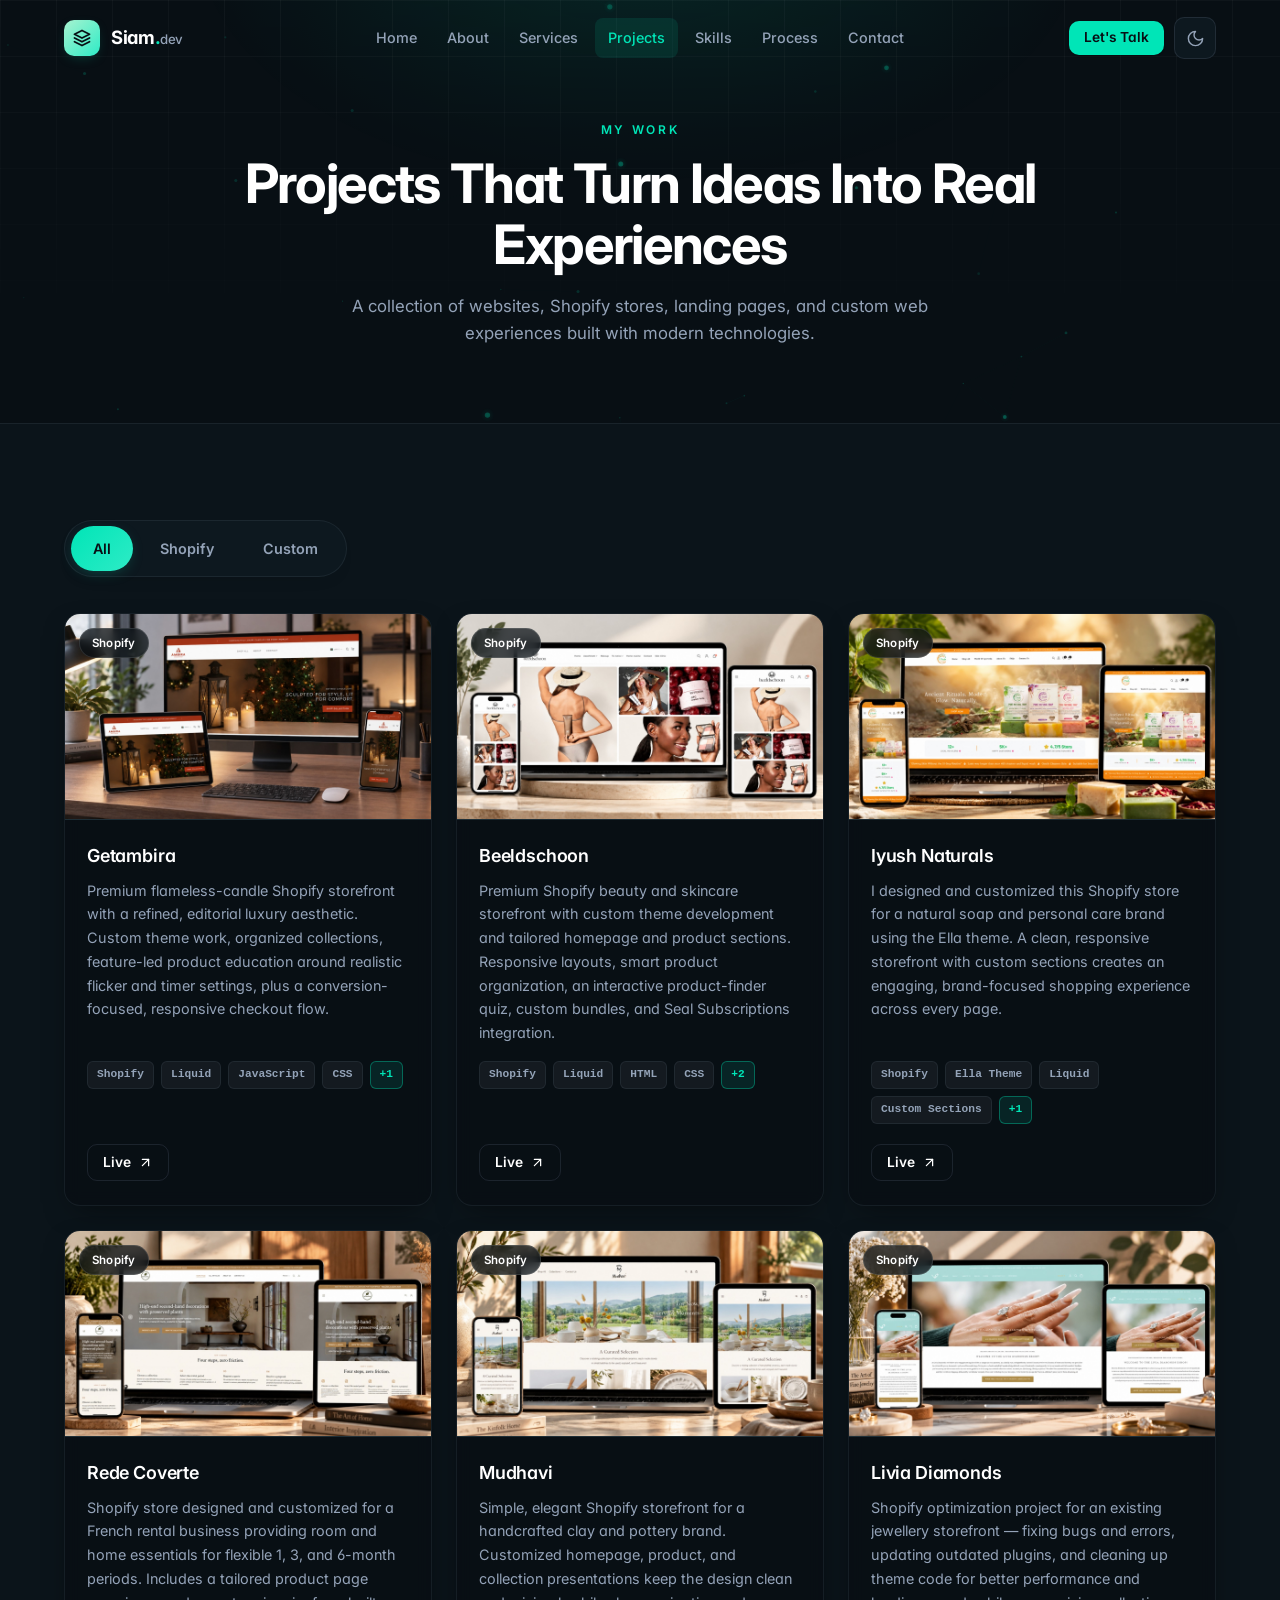
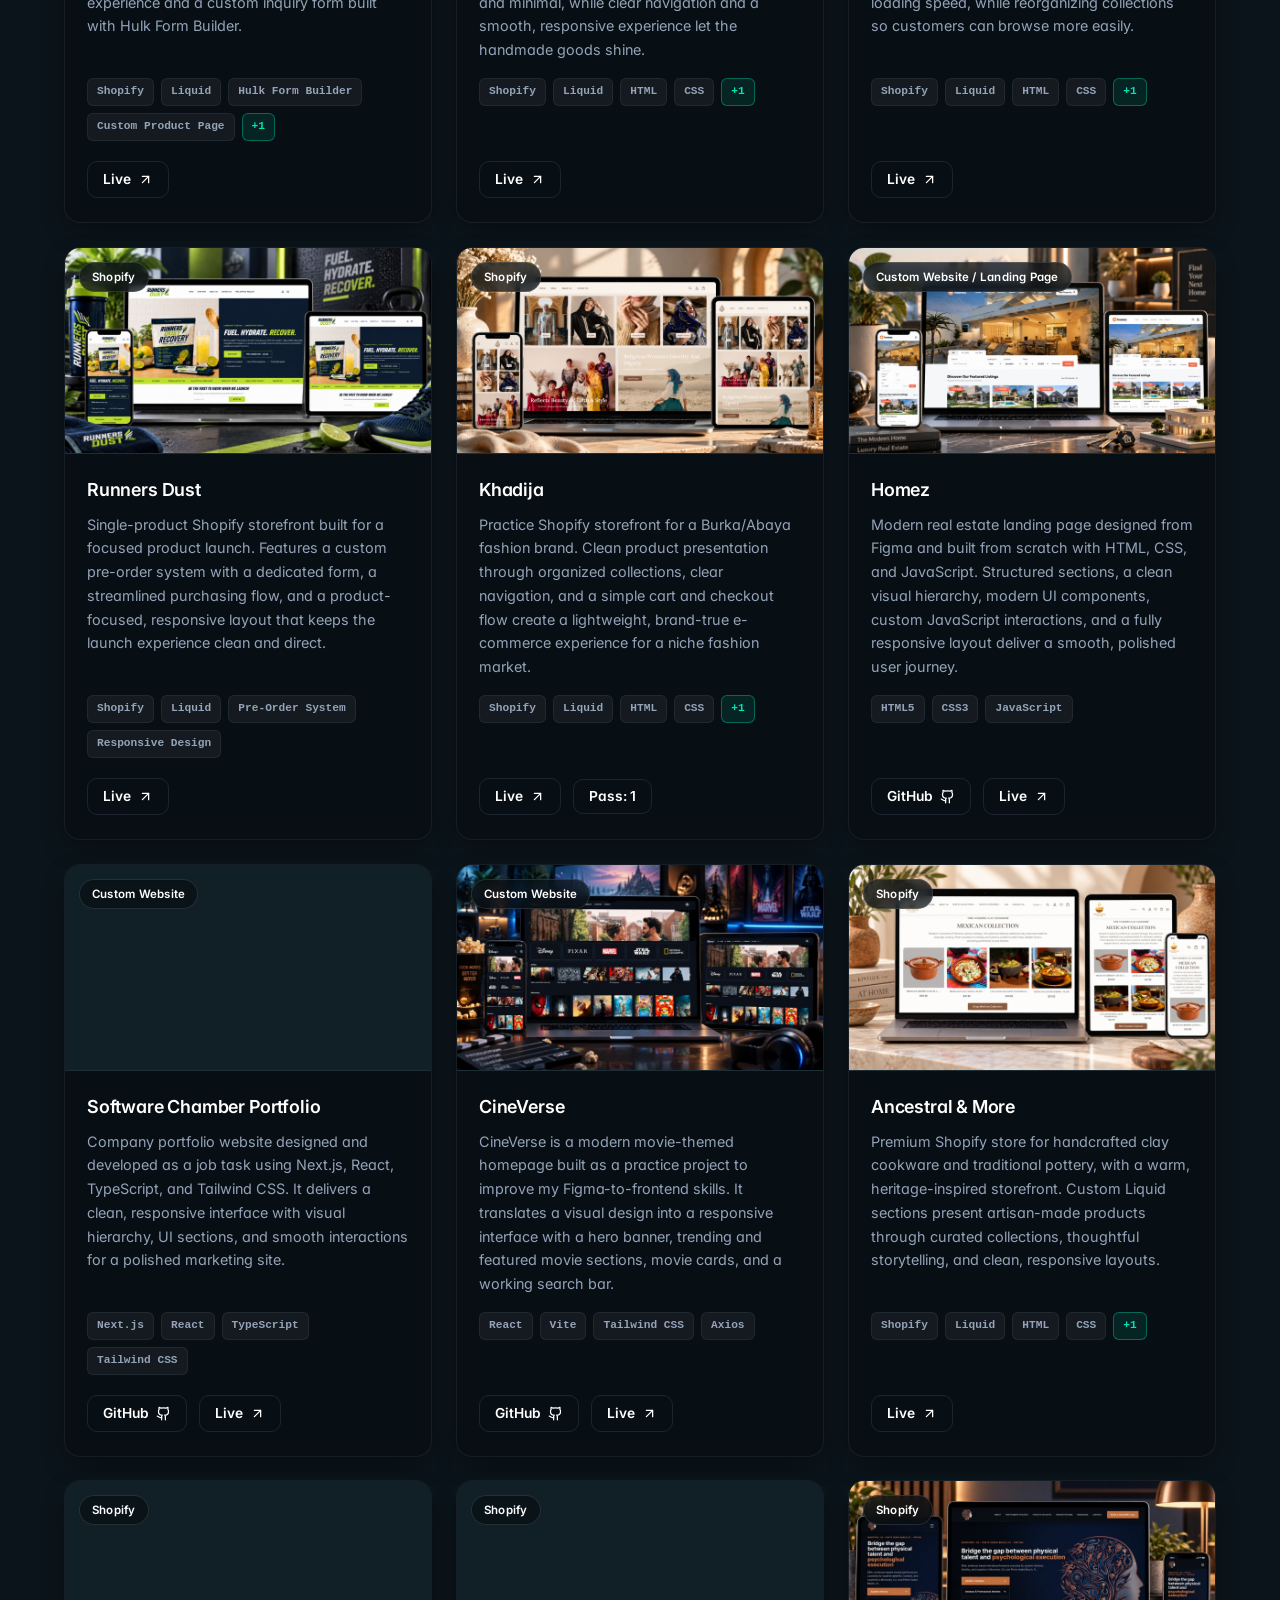
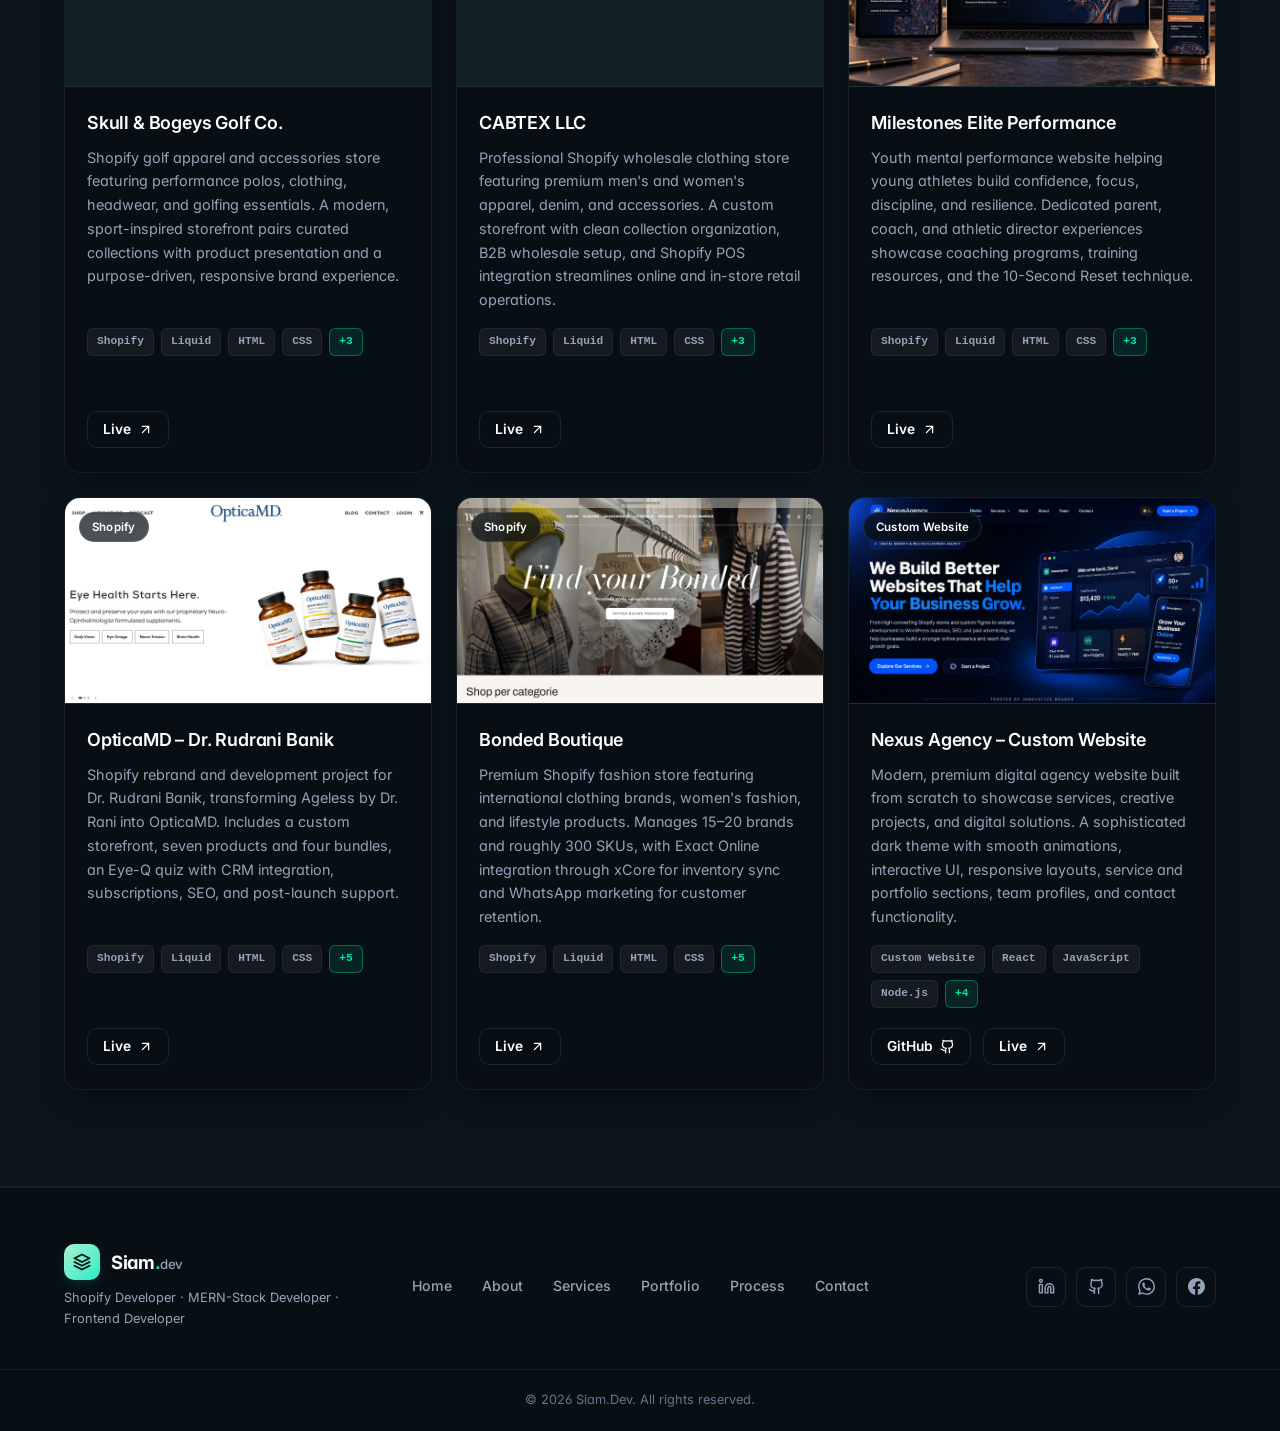
<file: projects/index.html>
<!doctype html>
<html lang="en">
  <head>
    <meta charset="UTF-8" />
    <meta name="viewport" content="width=device-width, initial-scale=1.0" />

    <!-- Primary SEO -->
    <title>Projects That Turn Ideas Into Real Experiences — Siam.Dev</title>
    <meta
      name="description"
      content="A collection of websites, Shopify stores, landing pages, and custom web experiences built by Siam — Getambira, Midnights Menagerie, Beeldschoon, Homez and more."
    />
    <meta name="author" content="Siam" />
    <meta name="theme-color" content="#0a0a0a" />
    <link rel="canonical" href="https://siam.dev/projects/" />

    <!-- Open Graph -->
    <meta property="og:type" content="website" />
    <meta
      property="og:title"
      content="Projects That Turn Ideas Into Real Experiences — Siam.Dev"
    />
    <meta
      property="og:description"
      content="A collection of websites, Shopify stores, landing pages, and custom web experiences."
    />
    <meta property="og:url" content="https://siam.dev/projects/" />

    <!-- Twitter -->
    <meta name="twitter:card" content="summary_large_image" />
    <meta
      name="twitter:title"
      content="Projects That Turn Ideas Into Real Experiences — Siam.Dev"
    />
    <meta
      name="twitter:description"
      content="A collection of websites, Shopify stores, landing pages, and custom web experiences."
    />

    <!-- Favicon -->
    <link rel="icon" type="image/svg+xml" href="../assets/icons/favicon.svg" />

    <!-- Fonts -->
    <link rel="preconnect" href="https://fonts.googleapis.com" />
    <link rel="preconnect" href="https://fonts.gstatic.com" crossorigin />
    <link
      href="https://fonts.googleapis.com/css2?family=Inter:wght@300;400;500;600;700;800&display=swap"
      rel="stylesheet"
    />

    <!-- Theme bootstrap: apply saved/system theme before paint (prevents flash) -->
    <script>
      (function () {
        try {
          var theme = localStorage.getItem("sd-theme");
          if (theme !== "dark" && theme !== "light") {
            theme = "dark";
          }
          document.documentElement.setAttribute("data-theme", theme);
        } catch (err) {
          document.documentElement.setAttribute("data-theme", "dark");
        }
      })();
    </script>

    <!-- Styles -->
    <link rel="stylesheet" href="../css/style.css" />
  </head>
  <body data-page="projects" data-base="../">
    <!-- Navbar (shared component injected by js/site-layout.js) -->
    <header data-layout="header" class="site-header" id="site-header"></header>

    <div class="menu-overlay" id="menu-overlay" aria-hidden="true"></div>

    <main id="main">
      <!-- ======================= ALL PROJECTS HERO ======================= -->
      <section class="section projects-hero" id="all-projects" aria-label="All projects">
        <div class="container">
          <div class="projects-hero-inner reveal">
            <p class="eyebrow">My Work</p>
            <h1 class="section-title projects-hero-title">
              Projects That Turn Ideas Into Real Experiences
            </h1>
            <p class="section-sub">
              A collection of websites, Shopify stores, landing pages, and
              custom web experiences built with modern technologies.
            </p>
          </div>
        </div>
      </section>

      <!-- ======================= PROJECT COLLECTION ======================= -->
      <section class="section section-alt" id="collection" aria-label="Project collection">
        <div class="container">
          <!-- Category tabs (built from project data by js/projects.js) -->
          <div class="tabs" role="tablist" aria-label="Project categories"></div>

          <div class="projects-swap">
            <div class="projects-grid" id="panel-all" data-panel="all"></div>
          </div>
        </div>
      </section>
    </main>

    <!-- Footer (shared component injected by js/site-layout.js) -->
    <footer data-layout="footer"></footer>

    <!-- Back to top -->
    <button class="back-to-top" id="back-to-top" aria-label="Back to top">
      <svg
        viewBox="0 0 24 24"
        fill="none"
        stroke="currentColor"
        stroke-width="2.2"
        stroke-linecap="round"
        stroke-linejoin="round"
        width="18"
        height="18"
      >
        <path d="m18 15-6-6-6 6" />
      </svg>
    </button>

    <!-- Interactive background particle layer (JS-driven canvas, stays behind all content, never intercepts input) -->
    <canvas id="bg-canvas" aria-hidden="true"></canvas>

    <!-- Custom cursor (enabled by JS only on fine-pointer, non-reduced-motion devices) -->
    <div class="cursor-dot" aria-hidden="true"></div>
    <div class="cursor-ring" aria-hidden="true"></div>
    <div class="cursor-trail" aria-hidden="true"></div>

    <script src="../js/site-layout.js"></script>
    <script src="../js/script.js"></script>
    <script src="../js/projects-data.js"></script>
    <script src="../js/projects.js"></script>
  </body>
</html>
</file>
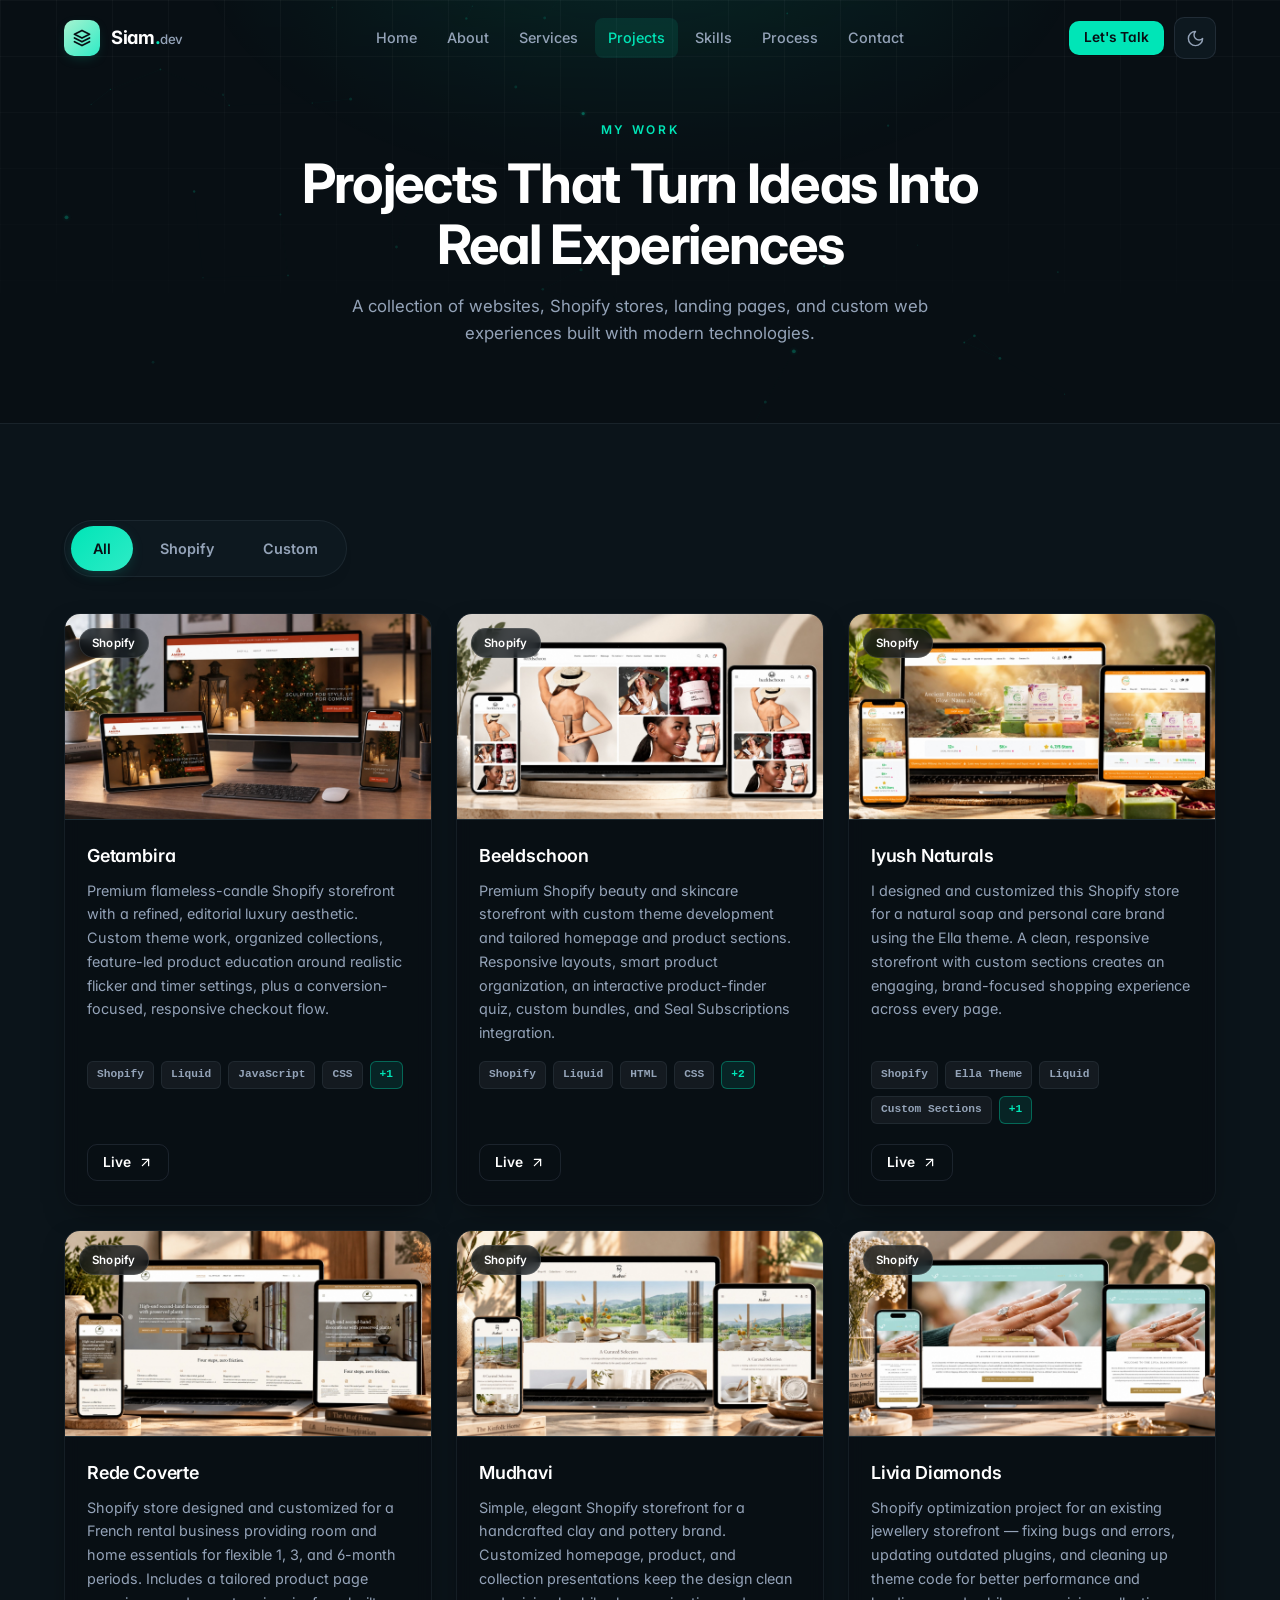
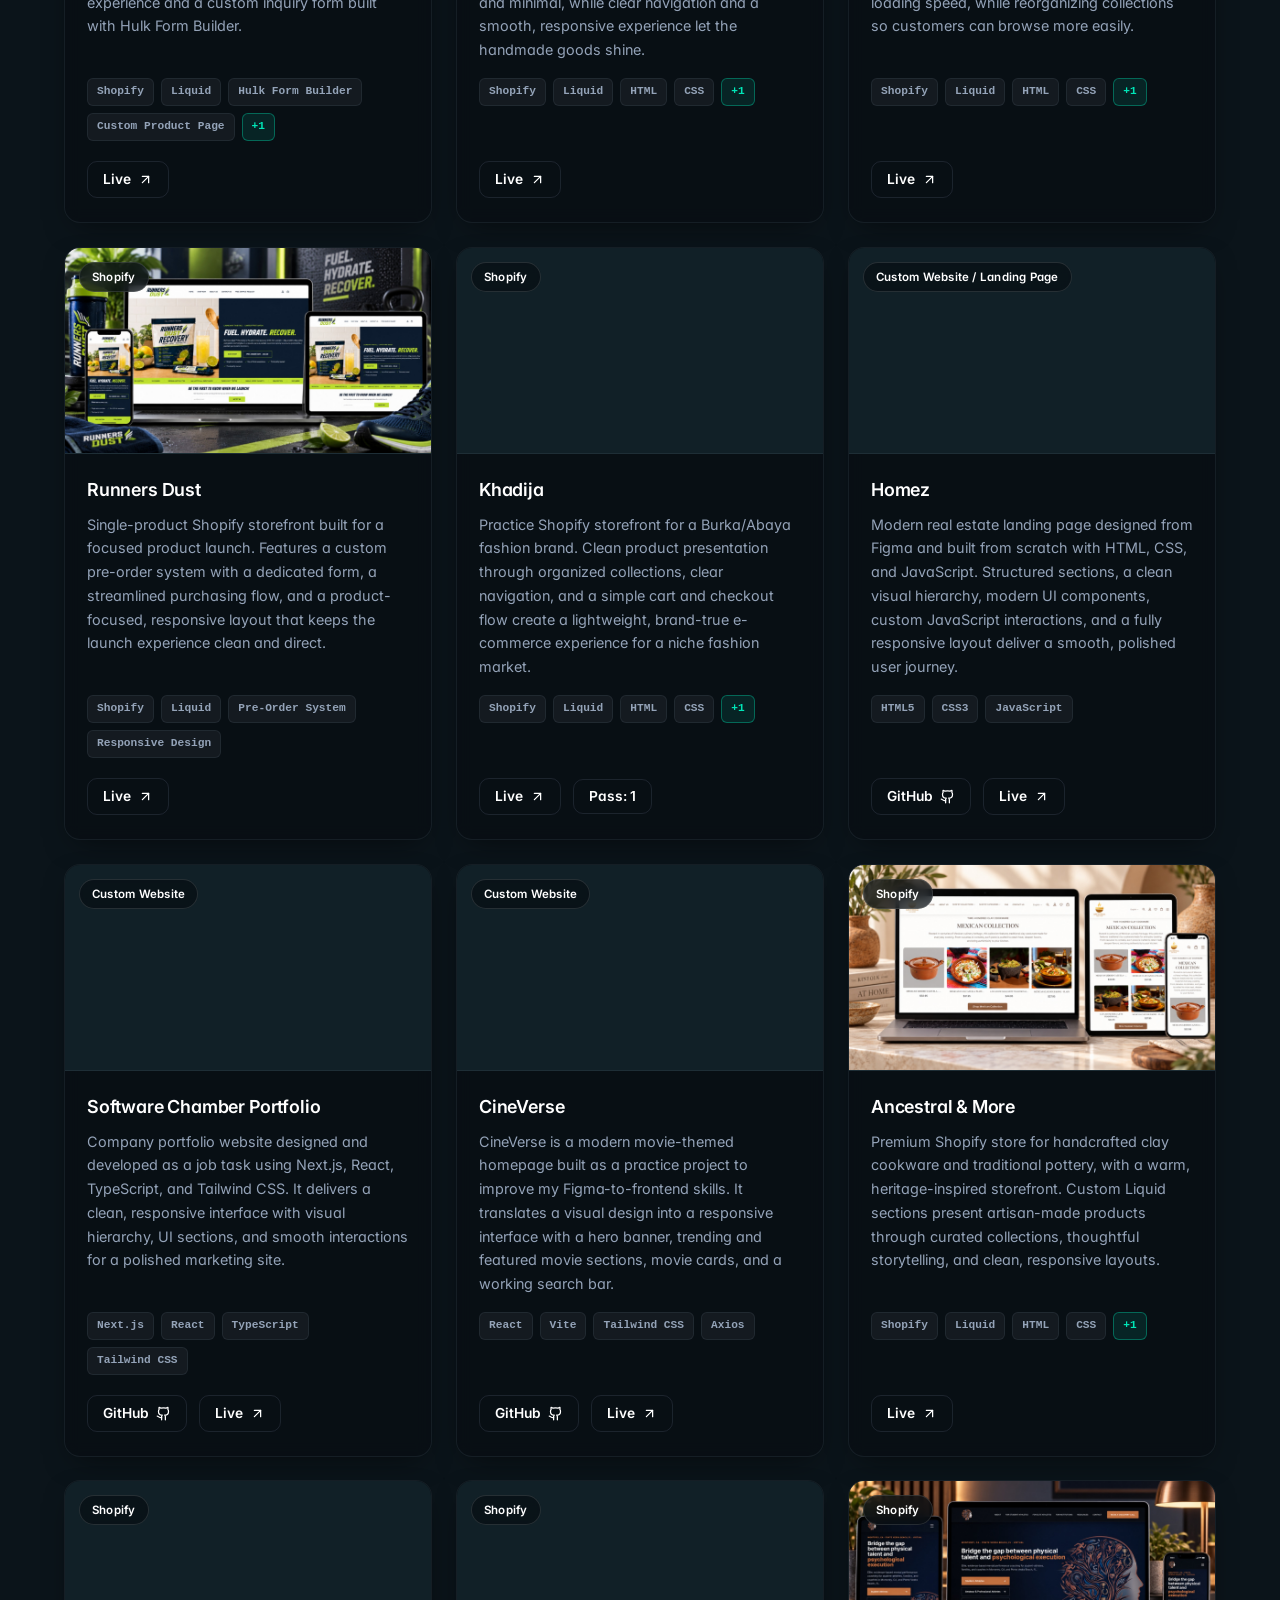
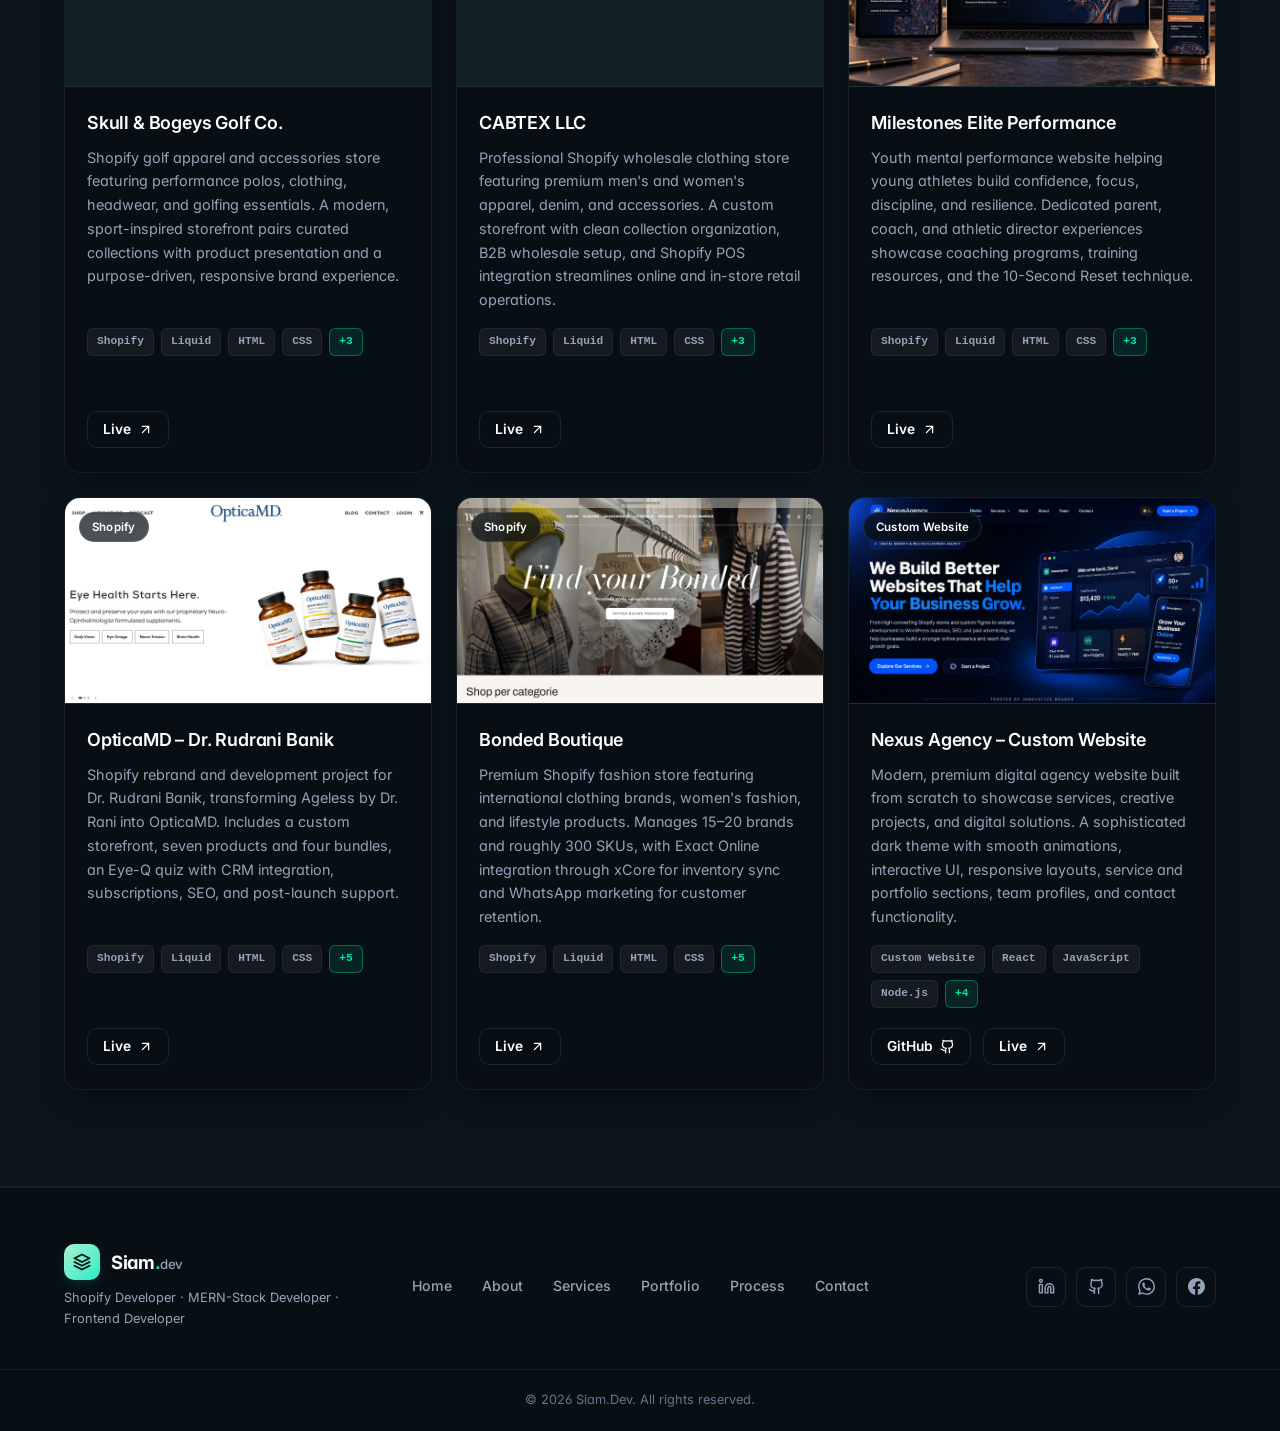
<file: projects.html>
<!doctype html>
<html lang="en">
  <head>
    <meta charset="UTF-8" />
    <meta name="viewport" content="width=device-width, initial-scale=1.0" />

    <!-- Primary SEO -->
    <title>Projects That Turn Ideas Into Real Experiences — Siam.Dev</title>
    <meta
      name="description"
      content="A collection of websites, Shopify stores, landing pages, and custom web experiences built by Siam — Getambira, Ancestral &amp; More, Beeldschoon, Homez and more."
    />
    <meta name="author" content="Siam" />
    <meta name="theme-color" content="#0a0a0a" />
    <link rel="canonical" href="https://siam-portfolio-theta.vercel.app/projects.html" />

    <!-- Open Graph -->
    <meta property="og:type" content="website" />
    <meta
      property="og:title"
      content="Projects That Turn Ideas Into Real Experiences — Siam.Dev"
    />
    <meta
      property="og:description"
      content="A collection of websites, Shopify stores, landing pages, and custom web experiences."
    />
    <meta property="og:url" content="https://siam-portfolio-theta.vercel.app/projects.html" />
    <meta
      property="og:image"
      content="https://siam-portfolio-theta.vercel.app/assets/images/Siam.png"
    />
    <meta property="og:image:width" content="1122" />
    <meta property="og:image:height" content="1402" />

    <!-- Twitter -->
    <meta name="twitter:card" content="summary_large_image" />
    <meta
      name="twitter:title"
      content="Projects That Turn Ideas Into Real Experiences — Siam.Dev"
    />
    <meta
      name="twitter:description"
      content="A collection of websites, Shopify stores, landing pages, and custom web experiences."
    />
    <meta
      name="twitter:image"
      content="https://siam-portfolio-theta.vercel.app/assets/images/Siam.png"
    />

    <!-- Favicon -->
    <link rel="icon" type="image/svg+xml" href="assets/icons/favicon.svg" />

    <!-- Fonts -->
    <link rel="preconnect" href="https://fonts.googleapis.com" />
    <link rel="preconnect" href="https://fonts.gstatic.com" crossorigin />
    <link
      href="https://fonts.googleapis.com/css2?family=Inter:wght@300;400;500;600;700;800&display=swap"
      rel="stylesheet"
    />

    <!-- Theme bootstrap: apply saved/system theme before paint (prevents flash) -->
    <script>
      (function () {
        try {
          var theme = localStorage.getItem("sd-theme");
          if (theme !== "dark" && theme !== "light") {
            theme = "dark";
          }
          document.documentElement.setAttribute("data-theme", theme);
        } catch (err) {
          document.documentElement.setAttribute("data-theme", "dark");
        }
      })();
    </script>

    <!-- Page transition bootstrap: mark this page as entering so the
         veil fade-in animation runs from first paint (see css/style.css). -->
    <script>
      document.documentElement.classList.add("page-enter");
    </script>

    <!-- Styles -->
    <link rel="stylesheet" href="css/style.css" />
  </head>
  <body data-page="projects" data-base="">
    <!-- Navbar (shared component injected by js/site-layout.js) -->
    <header data-layout="header" class="site-header" id="site-header"></header>

    <div class="menu-overlay" id="menu-overlay" aria-hidden="true"></div>

    <main id="main">
      <!-- ======================= ALL PROJECTS HERO ======================= -->
      <section class="section projects-hero" id="all-projects" aria-label="All projects">
        <div class="container">
          <div class="projects-hero-inner reveal">
            <p class="eyebrow">My Work</p>
            <h1 class="section-title projects-hero-title">
              Projects That Turn Ideas Into<br />Real Experiences
            </h1>
            <p class="section-sub">
              A collection of websites, Shopify stores, landing pages, and
              custom web experiences built with modern technologies.
            </p>
          </div>
        </div>
      </section>

      <!-- ======================= PROJECT COLLECTION ======================= -->
      <section class="section section-alt" id="collection" aria-label="Project collection">
        <div class="container">
          <!-- Category tabs (built from project data by js/projects.js) -->
          <div class="tabs" role="tablist" aria-label="Project categories"></div>

          <div class="projects-swap">
            <div class="projects-grid" id="panel-all" data-panel="all"></div>
          </div>
        </div>
      </section>
    </main>

    <!-- Footer (shared component injected by js/site-layout.js) -->
    <footer data-layout="footer"></footer>

    <!-- Back to top -->
    <button class="back-to-top" id="back-to-top" aria-label="Back to top">
      <svg
        viewBox="0 0 24 24"
        fill="none"
        stroke="currentColor"
        stroke-width="2.2"
        stroke-linecap="round"
        stroke-linejoin="round"
        width="18"
        height="18"
      >
        <path d="m18 15-6-6-6 6" />
      </svg>
    </button>

    <!-- Interactive background particle layer (JS-driven canvas, stays behind all content, never intercepts input) -->
    <canvas id="bg-canvas" aria-hidden="true"></canvas>

    <script src="js/site-layout.js"></script>
    <script src="js/script.js"></script>
    <script src="js/projects-data.js"></script>
    <script src="js/projects.js"></script>
  </body>
</html>
</file>
<file: css/style.css>
/* ==========================================================================
   Siam.Dev — Premium Portfolio
   Architecture: tokens -> base -> layout -> components -> utilities
   No frameworks. Pure CSS3.
   ========================================================================== */

/* --------------------------------------------------------------------------
   1. DESIGN TOKENS (reused everywhere via CSS variables)
   -------------------------------------------------------------------------- */
:root {
    /* Surfaces */
    --bg: #080F14;            /* page background */
    --surface: #0D181F;       /* cards / panels */
    --surface-2: #112027;     /* raised surfaces, tracks, nav buttons */
    --surface-glass: rgba(8, 15, 20, 0.9);

    /* Text */
    --text: #FFFFFF;          /* primary text (white) */
    --text-muted: #94A3B8;    /* secondary text (slate-400) */
    --text-faint: #64748B;    /* captions / placeholder */

    /* Lines */
    --border: rgba(148, 163, 184, 0.15);
    --border-soft: rgba(148, 163, 184, 0.10);

    /* Brand accent (teal) */
    --accent: #00E5B7;
    --accent-hover: #2EEBC6;  /* slightly brighter teal */
    --accent-light: #A7F3D0;  /* light accent teal */
    --accent-glow: rgba(0, 229, 183, 0.35);
    --accent-soft: rgba(0, 229, 183, 0.10);
    --accent-mid: rgba(0, 229, 183, 0.18);
    --accent-border: rgba(0, 229, 183, 0.35);
    --accent-border-strong: rgba(0, 229, 183, 0.60);
    --on-accent: #080F14;     /* text on teal fills (dark text on bright teal) */
    --ghost-text: #FFFFFF;    /* secondary / outline button text */

    /* Status */
    --success: #22c55e;
    --danger: #ef4444;
    --live: #4ade80;

    /* Shape */
    --radius: 12px;
    --radius-sm: 10px;
    --radius-lg: 16px;
    --radius-xl: 24px;
    --radius-full: 999px;

    /* Shadows */
    --shadow-card: 0 10px 30px -12px rgba(0, 0, 0, 0.6);
    --shadow-lift: 0 24px 48px -16px rgba(0, 0, 0, 0.75);
    --glow: 0 0 40px -10px var(--accent-glow);

    /* Type */
    --font: "Inter", ui-sans-serif, system-ui, -apple-system, "Segoe UI", sans-serif;
    --font-mono: ui-monospace, SFMono-Regular, Menlo, Monaco, Consolas, monospace;

    /* Layout */
    --container: clamp(1200px, 86vw, 1560px);
    --gutter: 24px;
    --nav-h: 76px;

    /* Motion */
    --ease: cubic-bezier(0.4, 0, 0.2, 1);
    --ease-out: cubic-bezier(0.22, 1, 0.36, 1);
    --dur: 0.22s;

    /* Themed auxiliaries (dark defaults — light theme overrides them below) */
    --alt-bg: #0B141A;                 /* alternate section band */
    --footer-bg: #080F14;              /* footer surface */
    --grid-line: rgba(255, 255, 255, 0.035);  /* hero grid strokes */
    --hero-wash: rgba(0, 229, 183, 0.12);     /* hero radial wash */
    --hover-bg: rgba(255, 255, 255, 0.04);    /* subtle hover fill */
    --tag-bg: rgba(255, 255, 255, 0.05);      /* tech tag fill */
    --code-bg: #0D181F;                /* browser mock + form inputs */
    --code-bg-2: #13222A;              /* browser bar + tiles */
    --code-line: #22303B;              /* skeleton lines + placeholder dots */
    --thumb-grad: linear-gradient(135deg, #0E1B23, #0D181F); /* product thumb */
    --badge-bg: rgba(8, 15, 20, 0.72);         /* project category chip */
    --scroll-thumb: #22303B;           /* scrollbar thumb */
    --danger-text: #f87171;            /* form error text (light red on dark) */
    --photo-bg: radial-gradient(120% 90% at 30% 5%, rgba(0, 229, 183, 0.16), transparent 55%), #0D181F; /* hero photo backdrop */
}

/* --------------------------------------------------------------------------
   1b. LIGHT THEME — same tokens, light palette.
       Applied by setting data-theme="light" on <html>.
   -------------------------------------------------------------------------- */
:root[data-theme="light"] {
    --bg: #F8FAFC;                    /* cool off-white page */
    --surface: #ffffff;               /* white cards */
    --surface-2: #EEF2F7;             /* tracks / raised surfaces */
    --surface-glass: rgba(255, 255, 255, 0.88);

    --text: #0F172A;                  /* slate-900 text */
    --text-muted: #64748B;            /* slate-500 secondary */
    --text-faint: #94A3B8;            /* captions / placeholders */

    --border: #E2E8F0;
    --border-soft: #F1F5F9;

    --accent: #00A88A;
    --accent-hover: #008F78;
    --accent-light: #008F78;          /* accent text — darker for contrast on white */
    --accent-glow: rgba(0, 168, 138, 0.22);
    --accent-soft: rgba(0, 168, 138, 0.09);
    --accent-mid: rgba(0, 168, 138, 0.13);
    --accent-border: rgba(0, 168, 138, 0.25);
    --accent-border-strong: rgba(0, 168, 138, 0.45);
    --on-accent: #FFFFFF;             /* text on teal fills (white on teal) */
    --ghost-text: #008F78;            /* secondary / outline button text (teal) */

    /* softer shadows for the light surface */
    --shadow-card: 0 10px 30px -14px rgba(15, 23, 42, 0.14);
    --shadow-lift: 0 24px 48px -24px rgba(15, 23, 42, 0.22);

    --alt-bg: #ffffff;
    --footer-bg: #ffffff;
    --grid-line: rgba(15, 23, 42, 0.055);
    --hero-wash: rgba(0, 168, 138, 0.07);
    --hover-bg: rgba(0, 0, 0, 0.04);
    --tag-bg: rgba(15, 23, 42, 0.055);
    --code-bg: #ffffff;
    --code-bg-2: #F1F5F9;
    --code-line: #E2E8F0;
    --thumb-grad: linear-gradient(135deg, #DEE5EE, #F1F5F9);
    --badge-bg: rgba(15, 23, 42, 0.72);  /* dark chip stays legible on light */
    --scroll-thumb: #CBD5E1;
    --danger-text: #dc2626;
    --photo-bg: radial-gradient(120% 90% at 30% 5%, rgba(0, 168, 138, 0.10), transparent 55%), #ffffff;
}

/* --------------------------------------------------------------------------
   1b. RESPONSIVE CONTAINER — LARGE DESKTOPS (≥ 2240px)
   Widens the fluid container further so content doesn't get lost on
   ultra-wide monitors. Kept in sync with the base clamp() above.
   -------------------------------------------------------------------------- */
@media (min-width: 2240px) {
    :root {
        --container: 1760px;
    }
}

/* --------------------------------------------------------------------------
   2. RESET & BASE
   -------------------------------------------------------------------------- */
*,
*::before,
*::after {
    box-sizing: border-box;
    margin: 0;
    padding: 0;
}

html {
    scroll-behavior: smooth;
    scroll-padding-top: calc(var(--nav-h) + 8px);
    -webkit-text-size-adjust: 100%;
}

body {
    font-family: var(--font);
    background: var(--bg);
    color: var(--text);
    font-size: 1rem;
    line-height: 1.6;
    -webkit-font-smoothing: antialiased;
    -moz-osx-font-smoothing: grayscale;
    font-feature-settings: "cv02", "cv03", "cv04", "cv11";
    overflow-x: hidden;
    transition: background-color 0.35s var(--ease), color 0.35s var(--ease);
}

/* theme surfaces without their own transitions — cross-fade on switch */
.section-alt,
.site-footer,
.tabs,
.skills-panel,
.contact-info,
.contact-form,
.browser-card,
.browser-bar,
.b-tile,
.browser-dot,
.float-card,
.form-success {
    transition: background-color 0.35s var(--ease), border-color 0.35s var(--ease),
                color 0.35s var(--ease), box-shadow 0.35s var(--ease);
}

img {
    display: block;
    max-width: 100%;
}

/* keep the hidden attribute authoritative even on grid/flex elements */
[hidden] {
    display: none !important;
}

a {
    color: inherit;
    text-decoration: none;
}

ul,
ol {
    list-style: none;
}

button {
    font: inherit;
    border: 0;
    background: none;
    cursor: pointer;
    color: inherit;
}

input,
select,
textarea {
    font: inherit;
    color: inherit;
}

/* Selection + scrollbar (mockup detail) */
::selection {
    background: var(--accent-border);
    color: var(--on-accent);
}

::-webkit-scrollbar {
    width: 10px;
}
::-webkit-scrollbar-track {
    background: var(--bg);
}
::-webkit-scrollbar-thumb {
    background: var(--scroll-thumb);
    border-radius: 5px;
}
::-webkit-scrollbar-thumb:hover {
    background: var(--accent);
}

:focus-visible {
    outline: 2px solid var(--accent);
    outline-offset: 3px;
    border-radius: 4px;
}

/* --------------------------------------------------------------------------
   3. LAYOUT PRIMITIVES
   -------------------------------------------------------------------------- */
.container {
    width: 100%;
    max-width: var(--container);
    margin-inline: auto;
    padding-inline: var(--gutter);
}

.section {
    position: relative;
    padding: 96px 0;
}

/* subtle alternate band used on alternating sections */
.section-alt {
    background: var(--alt-bg);
    border-top: 1px solid var(--border-soft);
    border-bottom: 1px solid var(--border-soft);
}

/* Section headers */
.section-head {
    max-width: 640px;
    margin-bottom: 56px;
}

.section-head .section-sub {
    margin-top: 14px;
}

.section-title {
    font-size: clamp(1.9rem, 3.4vw, 2.6rem);
    font-weight: 700;
    letter-spacing: -0.025em;
    line-height: 1.15;
}

.section-sub {
    color: var(--text-muted);
    font-size: 1.02rem;
}

/* Eyebrow labels (uppercase, wide tracking) */
.eyebrow {
    font-size: 0.75rem;
    font-weight: 600;
    letter-spacing: 0.22em;
    text-transform: uppercase;
    color: var(--accent);
    margin-bottom: 14px;
}

/* --------------------------------------------------------------------------
   4. UI COMPONENTS
   -------------------------------------------------------------------------- */

/* --- Buttons --- */
.btn {
    display: inline-flex;
    align-items: center;
    justify-content: center;
    gap: 9px;
    font-size: 0.925rem;
    font-weight: 600;
    line-height: 1;
    border-radius: var(--radius-sm);
    padding: 13px 22px;
    transition: background-color var(--dur) var(--ease),
                border-color var(--dur) var(--ease),
                color var(--dur) var(--ease),
                box-shadow var(--dur) var(--ease),
                transform var(--dur) var(--ease);
    white-space: nowrap;
}

.btn svg {
    transition: transform var(--dur) var(--ease);
}

.btn:hover svg {
    transform: translateX(3px);
}

.btn-primary {
    background: var(--accent);
    color: var(--on-accent);
    box-shadow: 0 1px 2px rgba(0, 0, 0, 0.3);
}
.btn-primary:hover {
    background: var(--accent-hover);
    box-shadow: var(--glow);
}

.btn-ghost {
    background: transparent;
    color: var(--ghost-text);
    border: 1px solid var(--border);
}
.btn-ghost:hover {
    color: var(--text);
    border-color: var(--accent-border);
    background: var(--hover-bg);
}

.btn-link {
    background: transparent;
    color: var(--text-muted);
    padding-inline: 6px;
}
.btn-link:hover {
    color: var(--accent-light);
}

.btn-lg {
    padding: 16px 26px;
    font-size: 0.98rem;
}
.btn-sm {
    padding: 10px 15px;
    font-size: 0.86rem;
    gap: 7px;
}
.btn-block {
    width: 100%;
}

/* --- Pills & chips --- */
.pill {
    display: inline-flex;
    align-items: center;
    gap: 9px;
    padding: 8px 14px;
    border: 1px solid var(--accent-border);
    background: var(--accent-soft);
    color: var(--accent-light);
    font-size: 0.8rem;
    font-weight: 600;
    border-radius: var(--radius-full);
}

.pulse-dot {
    width: 8px;
    height: 8px;
    border-radius: 50%;
    background: var(--live);
    position: relative;
}
.pulse-dot::after {
    content: "";
    position: absolute;
    inset: 0;
    border-radius: 50%;
    background: var(--live);
    animation: ping 1.6s var(--ease) infinite;
}

/* --- Brand --- */
.brand {
    display: inline-flex;
    align-items: center;
    gap: 11px;
    justify-self: start;
}
.brand-mark {
    width: 36px;
    height: 36px;
    display: grid;
    place-items: center;
    flex-shrink: 0;
    color: var(--on-accent);
    border-radius: var(--radius-sm);
    background: linear-gradient(135deg, var(--accent-light), var(--accent-hover));
    box-shadow: 0 4px 14px -6px var(--accent-glow);
}
.brand-name {
    font-weight: 700;
    font-size: 1.15rem;
    letter-spacing: -0.02em;
}
.brand-name em {
    font-style: normal;
    color: var(--accent);
}
.brand-name small {
    font-size: 0.72em;
    font-weight: 500;
    color: var(--text-muted);
}

/* --- Gradient text --- */
.text-gradient {
    background: linear-gradient(135deg, var(--accent-light) 0%, var(--accent) 55%, var(--accent-hover) 100%);
    -webkit-background-clip: text;
    background-clip: text;
    -webkit-text-fill-color: transparent;
    color: transparent;
}

/* --------------------------------------------------------------------------
   5. SCROLL REVEAL
   -------------------------------------------------------------------------- */
/* Only animate when JS is present, so content is never hidden without JS. */
html.js .reveal {
    opacity: 0;
    transform: translateY(26px);
    transition: opacity 0.7s var(--ease), transform 0.7s var(--ease);
    transition-delay: var(--d, 0s);
    will-change: opacity, transform;
}

html.js .reveal.is-visible {
    opacity: 1;
    transform: translateY(0);
}

html.js .reveal.is-visible:hover {
    transform: translateY(-3px);
    transition-delay: 0s;
}

/* --------------------------------------------------------------------------
   6. NAVBAR
   -------------------------------------------------------------------------- */
.site-header {
    position: fixed;
    inset: 0 0 auto 0;
    /* above everything incl. the mobile menu overlay so the slide-in
       drawer (a child of this context) paints on top of it */
    z-index: 100;
    transition: background-color var(--dur) var(--ease), box-shadow var(--dur) var(--ease);
}

/* glass effect after scroll */
.site-header.scrolled {
    background: var(--surface-glass);
    -webkit-backdrop-filter: blur(12px);
    backdrop-filter: blur(12px);
    border-bottom: 1px solid var(--border-soft);
    box-shadow: 0 8px 24px -16px rgba(0, 0, 0, 0.7);
}

.navbar {
    height: var(--nav-h);
    display: grid;
    grid-template-columns: 1fr auto 1fr;
    align-items: center;
    gap: 20px;
}

/* right-side cluster (Let's Talk + theme switch + hamburger) stays grouped */
.nav-right {
    display: flex;
    align-items: center;
    gap: 10px;
    justify-self: end;
}

.nav-actions {
    display: flex;
    align-items: center;
    gap: 8px;
}

/* drawer-only: link icons are hidden on desktop */
.nav-link svg {
    display: none;
}

.nav-links {
    display: flex;
    align-items: center;
    gap: 4px;
    justify-self: center;
}

.nav-link {
    position: relative;
    display: inline-block;
    padding: 8px 13px;
    font-size: 0.9rem;
    font-weight: 500;
    color: var(--text-muted);
    border-radius: 8px;
    transition: color var(--dur) var(--ease), background-color var(--dur) var(--ease);
}
.nav-link::after {
    content: "";
    position: absolute;
    left: 50%;
    right: 50%;
    bottom: 5px;
    height: 2px;
    border-radius: 2px;
    background: var(--accent);
    opacity: 0;
    transition: left var(--dur) var(--ease), right var(--dur) var(--ease), opacity var(--dur) var(--ease);
}
.nav-link:hover {
    color: var(--accent);
    background: var(--hover-bg);
}
.nav-link:hover::after {
    left: 12px;
    right: 12px;
    opacity: 1;
}
.nav-link.active,
.nav-link.active:hover {
    color: var(--accent);
    background: var(--accent-soft);
}

.nav-toggle {
    display: none;
    width: 42px;
    height: 42px;
    border-radius: 10px;
    border: 1px solid var(--border);
    background: var(--surface);
    align-items: center;
    justify-content: center;
}
.nav-toggle .icon-close {
    display: none;
}
.nav-toggle[aria-expanded="true"] .icon-menu {
    display: none;
}
.nav-toggle[aria-expanded="true"] .icon-close {
    display: block;
}

/* --- theme switcher --- */
.theme-toggle {
    width: 42px;
    height: 42px;
    flex-shrink: 0;
    display: inline-flex;
    align-items: center;
    justify-content: center;
    border-radius: 10px;
    border: 1px solid var(--border);
    background: var(--surface);
    color: var(--text-muted);
    transition: color var(--dur) var(--ease), border-color var(--dur) var(--ease),
                box-shadow var(--dur) var(--ease), transform var(--dur) var(--ease);
}
.theme-toggle:hover {
    color: var(--accent);
    border-color: var(--accent-border);
    box-shadow: var(--glow);
}
.theme-toggle .icon-sun {
    display: none;
}
.theme-toggle .icon-moon {
    display: block;
}
:root[data-theme="light"] .theme-toggle .icon-sun {
    display: block;
}
:root[data-theme="light"] .theme-toggle .icon-moon {
    display: none;
}

/* --- mobile drawer extras (hidden on desktop) --- */
.nav-drawer-head {
    display: none;
}
.menu-overlay {
    display: none;
}

/* --------------------------------------------------------------------------
   7. HERO
   -------------------------------------------------------------------------- */
.hero {
    min-height: 100svh;
    display: flex;
    align-items: center;
    padding: calc(var(--nav-h) + 56px) 0 72px;
    overflow: hidden;
}

/* background stack: radial wash + grid + blurred orbs */
.hero-bg {
    position: absolute;
    inset: 0;
    z-index: -1;
    pointer-events: none;
}
.hero-radial {
    position: absolute;
    inset: 0;
    background: radial-gradient(circle at 50% 0%, var(--hero-wash), transparent 68%);
}
.hero-grid {
    position: absolute;
    inset: 0;
    background-image:
        linear-gradient(to right, var(--grid-line) 1px, transparent 1px),
        linear-gradient(to bottom, var(--grid-line) 1px, transparent 1px);
    background-size: 64px 64px;
    -webkit-mask-image: radial-gradient(ellipse 80% 72% at 50% 0%, #000 28%, transparent 78%);
    mask-image: radial-gradient(ellipse 80% 72% at 50% 0%, #000 28%, transparent 78%);
}
.orb {
    position: absolute;
    border-radius: 50%;
    filter: blur(110px);
    opacity: 0.5;
}
.orb-1 {
    width: 420px;
    height: 420px;
    top: -80px;
    left: -120px;
    background: var(--accent-mid);
}
.orb-2 {
    width: 360px;
    height: 360px;
    top: 30%;
    right: -140px;
    background: var(--accent-soft);
}

.hero-inner {
    display: grid;
    grid-template-columns: minmax(0, 1.05fr) minmax(0, 0.95fr);
    gap: 108px;
    align-items: center;
}

.hero-content .pill {
    margin-bottom: 28px;
}

.hero-title {
    font-size: clamp(2.5rem, 5.4vw, 4.25rem);
    font-weight: 800;
    letter-spacing: -0.035em;
    line-height: 1.06;
    margin-bottom: 22px;
}

/* --- Rotating role typewriter --- */
.type-line {
    display: flex;
    align-items: baseline;
    font-size: clamp(1.3rem, 3.4vw, 2rem);
    font-weight: 700;
    letter-spacing: -0.02em;
    line-height: 1.3;
    min-height: 1.3em;               /* avoid layout shift while typing */
    margin-bottom: 22px;
}
.type-role {
    white-space: nowrap;
}
.type-caret {
    display: inline-block;
    width: 3px;
    height: 0.85em;
    margin-left: 4px;
    align-self: center;
    border-radius: 2px;
    background: var(--accent);
    animation: caret-blink 0.9s steps(2, start) infinite;
}
@keyframes caret-blink {
    50% {
        opacity: 0;
    }
}

/* --- Screen-reader-only utility --- */
.sr-only {
    position: absolute;
    width: 1px;
    height: 1px;
    padding: 0;
    margin: -1px;
    overflow: hidden;
    clip: rect(0, 0, 0, 0);
    white-space: nowrap;
    border: 0;
}

.hero-sub {
    max-width: 540px;
    color: var(--text-muted);
    font-size: 1.08rem;
    line-height: 1.7;
    margin-bottom: 34px;
}

.hero-actions {
    display: flex;
    gap: 14px;
    flex-wrap: wrap;
    margin-bottom: 48px;
}

/* Stats row (bordered divider like mockup) */
.hero-stats {
    display: grid;
    grid-template-columns: repeat(4, minmax(0, 1fr));
    gap: 20px;
    padding-top: 26px;
    border-top: 1px solid var(--border-soft);
}
.stat-value {
    font-size: 1.9rem;
    font-weight: 700;
    letter-spacing: -0.03em;
    line-height: 1.1;
}
.stat-value--accent {
    color: var(--accent);
}
.stat-label {
    margin-top: 4px;
    font-size: 0.78rem;
    font-weight: 500;
    color: var(--text-muted);
}

/* --- Decorative visual (frame box doubles as the card anchor) --- */
.hero-visual {
    position: relative;
    width: min(100%, 400px);
    margin-inline: auto;
    padding: 0;
}

/* --- banner photo in a rounded glass frame (portrait centered) --- */
.hero-photo {
    position: relative;
    z-index: 1;
    width: min(100%, 400px);
    margin-inline: auto;
    border: 1px solid var(--accent-border-strong);
    border-radius: var(--radius-xl);
    line-height: 0;
    background: var(--photo-bg);
    box-shadow: var(--shadow-lift), var(--glow);
}
.hero-photo img {
    width: 100%;
    height: auto;
    aspect-ratio: 4 / 5;
    object-fit: cover;
    object-position: center top;
    border-radius: calc(var(--radius-xl) - 1px);
}
.hero-photo::before {
    content: "";
    position: absolute;
    inset: -14px;
    border-radius: calc(var(--radius-xl) + 14px);
    border: 1px solid var(--accent-border);
    background: var(--surface-glass);
    -webkit-backdrop-filter: blur(6px);
    backdrop-filter: blur(6px);
    box-shadow: 0 0 70px -18px var(--accent-glow);
    z-index: -1;
}
.hero-photo::after {
    content: "";
    position: absolute;
    inset: 0;
    border-radius: var(--radius-xl);
    background: linear-gradient(180deg, transparent 55%, var(--accent-mid));
    pointer-events: none;
}

/* --- concentric orbit rings + glowing particles behind the portrait --- */
.hero-orbit {
    position: absolute;
    top: 50%;
    left: 50%;
    width: 100%;
    aspect-ratio: 1 / 1;
    transform: translate(-50%, -50%);
    z-index: -1;
    pointer-events: none;
}
.orbit-ring {
    position: absolute;
    top: 50%;
    left: 50%;
    width: 150%;
    aspect-ratio: 1 / 1;
    margin-left: -75%;
    margin-top: -75%;
    border-radius: 50%;
    border: 1px solid var(--accent-border);
    opacity: 0.5;
    animation: orbit-rot 28s linear infinite;
}
.orbit-ring--o2 {
    width: 135%;
    margin-left: -67.5%;
    margin-top: -67.5%;
    opacity: 0.42;
    animation-duration: 22s;
    animation-direction: reverse;
}
.orbit-ring--m {
    width: 118%;
    margin-left: -59%;
    margin-top: -59%;
    border-style: dashed;
    opacity: 0.32;
    animation-duration: 16s;
}
.orbit-ring--i {
    width: 96%;
    margin-left: -48%;
    margin-top: -48%;
    border-color: var(--accent-border-strong);
    opacity: 0.5;
    animation-duration: 12s;
    animation-direction: reverse;
}
@keyframes orbit-rot {
    to {
        transform: rotate(360deg);
    }
}
/* orbiting glow particles — all track the two outer rings so they
   travel around the portrait, not across it */
.orbit-p {
    position: absolute;
    top: -3px;
    left: 50%;
    width: 6px;
    height: 6px;
    margin-left: -3px;
    border-radius: 50%;
    background: var(--accent);
    box-shadow: 0 0 10px 2px var(--accent-glow);
}
.orbit-p--opp {
    top: auto;
    bottom: -3px;
}
.orbit-p--big {
    width: 8px;
    height: 8px;
    margin-left: -4px;
    top: -4px;
}
.orbit-p--left {
    top: 50%;
    left: -3px;
    margin-left: 0;
    margin-top: -3px;
}
.orbit-p--right {
    top: 50%;
    left: auto;
    right: -3px;
    margin-left: 0;
    margin-top: -3px;
}

/* --- live "signal" dot on the photo corner --- */
.hero-signal {
    position: absolute;
    top: 14px;
    left: 14px;
    width: 9px;
    height: 9px;
    border-radius: 50%;
    background: var(--live);
    box-shadow: 0 0 9px var(--live);
    z-index: 2;
    pointer-events: none;
}
.hero-signal::after {
    content: "";
    position: absolute;
    inset: -3px;
    border-radius: 50%;
    border: 1px solid var(--live);
    animation: ping 2.2s cubic-bezier(0, 0, 0.2, 1) infinite;
}

/*
   6c. NATIVE CUSTOM POINTER (neon cyan/teal arrow + pointing hand)
   Pure CSS — no JS cursor layer, so it can never block clicks/scrolling/text.
   Default state: standard arrow (tip hotspot 6 5). Interactive state: upright
   pointing hand PNG (fingertip hotspot 13 0). Both 0deg, teal/cyan — no
   rotation is ever applied; the artwork itself is oriented correctly.
   Editable text keeps the native I-beam. Touch/coarse/hover-less devices
   keep their normal interaction (media query off -> fallback keywords).
   -------------------------------------------------------------------------- */
@media (pointer: fine) and (hover: hover) {
    html {
        cursor: url("/public/cursor/neon-arrow.svg") 6 5,
                url("/public/cursor/neon-arrow.png") 6 5,
                auto;
    }

    input:not([type="checkbox"]):not([type="radio"]):not([type="range"]):not([type="color"]):not([type="submit"]):not([type="button"]):not([type="reset"]),
    textarea,
    [contenteditable] {
        cursor: text;
    }

    a,
    button,
    [role="button"],
    [href],
    select,
    summary,
    input[type="submit"],
    input[type="button"],
    input[type="reset"],
    .btn,
    .tab-btn,
    .chip,
    .nav-link,
    input[type="checkbox"],
    input[type="radio"],
    input[type="range"],
    input[type="color"],
    [data-cursor],
    .clickable {
        cursor: url("/public/cursor/neon-hand.png") 13 0,
                pointer;
    }
}

/* 6d. SMOOTH NEON CURSOR OVERLAY (progressive enhancement over 6c above)
   Only active when js/script.js adds html.neon-cursor-on (fine-pointer +
   hover, motion not reduced). A single pure-visual layer (pointer-events:
   none, z-index 9999) holds the same teal arrow/hand PNGs and cross-fades
   them (180ms opacity) so the arrow -> hand swap is smooth. The native
   cursor is hidden only under html.neon-cursor-on; text fields keep the
   I-beam and the layer fades out over them. No JS / reduced-motion /
   coarse-touch -> the static 6c cursors remain untouched.
   ---------------------------------------------------------------------- */
.neon-cursor {
    position: fixed;
    left: 0;
    top: 0;
    width: 0;
    height: 0;
    pointer-events: none;
    z-index: 9999;
    will-change: transform;
}

.neon-cursor__arrow,
.neon-cursor__hand {
    position: absolute;
    width: 32px;
    height: 32px;
    background-repeat: no-repeat;
    background-size: 32px 32px;
    transition: opacity 0.18s ease-out;
    will-change: opacity;
}

.neon-cursor__arrow {
    background-image: url("/public/cursor/neon-arrow.png");
    transform: translate(-6px, -5px);
}

.neon-cursor__hand {
    background-image: url("/public/cursor/neon-hand.png");
    transform: translate(-13px, 0);
    opacity: 0;
}

html.neon-cursor-on .neon-cursor.is-hand .neon-cursor__hand {
    opacity: 1;
}

html.neon-cursor-on .neon-cursor.is-hand .neon-cursor__arrow {
    opacity: 0;
}

html.neon-cursor-on,
html.neon-cursor-on * {
    cursor: none !important;
}

html.neon-cursor-on input:not([type="checkbox"]):not([type="radio"]):not([type="range"]):not([type="color"]):not([type="submit"]):not([type="button"]):not([type="reset"]),
html.neon-cursor-on textarea,
html.neon-cursor-on [contenteditable] {
    cursor: text !important;
}

html.neon-cursor-on .neon-cursor.is-text {
    opacity: 0;
}

@media (prefers-reduced-motion: reduce) {
    .neon-cursor {
        display: none;
    }
}

/* 6e. INTERACTIVE BACKGROUND PARTICLES (canvas layer behind all content)
   Pure visual layer — z-index -1 keeps it above the page background but
   below every section/card; pointer-events: none means it never blocks
   clicks or scrolling. Disabled for reduced-motion and touch/coarse.
   -------------------------------------------------------------------------- */
#bg-canvas {
    position: fixed;
    inset: 0;
    width: 100%;
    height: 100%;
    pointer-events: none;
    z-index: -1;
}
@media (prefers-reduced-motion: reduce) {
    #bg-canvas {
        display: none;
    }
}
@media (pointer: coarse) {
    #bg-canvas {
        display: none;
    }
}

@media (max-width: 640px) {
    .hero-orbit {
        width: calc(100% * 1.15);
    }
}

.browser-card {
    position: relative;
    z-index: 1;
    border: 1px solid var(--border);
    border-radius: var(--radius-lg);
    background: var(--code-bg);
    overflow: hidden;
    box-shadow: var(--shadow-lift), var(--glow);
}
.browser-bar {
    display: flex;
    align-items: center;
    gap: 7px;
    padding: 13px 16px;
    background: var(--code-bg-2);
    border-bottom: 1px solid var(--border-soft);
}
.browser-dot {
    width: 10px;
    height: 10px;
    border-radius: 50%;
}
.browser-dot--r { background: #ff5f57; }
.browser-dot--y { background: #febc2e; }
.browser-dot--g { background: #28c840; }

.browser-body {
    padding: 18px 18px 20px;
}
.browser-head {
    display: flex;
    align-items: center;
    gap: 8px;
    margin-bottom: 16px;
}
.browser-icon {
    width: 32px;
    height: 32px;
    display: grid;
    place-items: center;
    border-radius: 9px;
    background: var(--accent-soft);
    color: var(--accent-light);
}
.browser-title {
    font-weight: 600;
    font-size: 0.92rem;
}

.browser-tiles {
    display: grid;
    grid-template-columns: repeat(3, 1fr);
    gap: 12px;
    margin-bottom: 16px;
}
.b-tile {
    background: var(--code-bg-2);
    border: 1px solid var(--border-soft);
    border-radius: 10px;
    padding: 10px;
}
.tile-thumb {
    display: block;
    aspect-ratio: 1 / 1;
    border-radius: 7px;
    margin-bottom: 9px;
    background: var(--thumb-grad);
}
.tile-line {
    display: block;
    height: 7px;
    width: 78%;
    border-radius: 4px;
    background: var(--code-line);
    margin-bottom: 6px;
}
.tile-line.short {
    width: 52%;
    margin-bottom: 0;
}

.browser-btn {
    text-align: center;
    font-size: 0.82rem;
    font-weight: 600;
    padding: 11px;
    border-radius: 9px;
    color: var(--on-accent);
    background: linear-gradient(135deg, var(--accent), var(--accent-hover));
}

/* floating role cards */
.float-card {
    position: absolute;
    z-index: 2;
    display: flex;
    align-items: center;
    gap: 11px;
    padding: 12px 16px;
    border-radius: var(--radius);
    background: var(--surface-glass);
    -webkit-backdrop-filter: blur(12px);
    backdrop-filter: blur(12px);
    border: 1px solid var(--border);
    box-shadow: var(--shadow-card);
    animation: float 6s ease-in-out infinite alternate;
}
.float-icon {
    width: 34px;
    height: 34px;
    display: grid;
    place-items: center;
    flex-shrink: 0;
    border-radius: 9px;
    background: var(--accent-soft);
    color: var(--accent-light);
}
.float-body { display: flex; flex-direction: column; gap: 2px; }
.float-title { font-size: 0.82rem; font-weight: 700; line-height: 1.3; color: var(--text); }
.float-sub  { font-size: 0.7rem; font-weight: 500; color: var(--text-muted); }
.float-card--shopify { top: 40%; left: -140px; animation-delay: -2s; }
.float-card--frontend { bottom: 8%; left: -134px; animation-delay: -4s; }
.float-card--mern {
    top: -6%;
    right: -92px;
    flex-direction: column;
    align-items: flex-start;
    gap: 9px;
    animation-delay: -1s;
}
.mern-icons { display: flex; align-items: center; gap: 8px; }
.mern-icons svg { flex-shrink: 0; }
.ic-mongo   { color: #47a248; }
.ic-express { color: var(--text-muted); }
.ic-react   { color: #61dafb; }
.ic-node    { color: #8bc149; }

.hero-note {
    position: absolute;
    right: 4%;
    bottom: -58px;
    z-index: 3;
    margin: 0;
    font-family: inherit;
    font-size: 0.78rem;
    font-style: italic;
    font-weight: 600;
    line-height: 1.35;
    color: var(--accent);
    text-align: right;
    white-space: pre-line;
    transform: rotate(-3deg);
    pointer-events: none;
}
.hero-note-underline {
    display: block;
    width: 150px;
    height: 10px;
    margin: -2px 0 0 auto;
    color: var(--accent);
    opacity: 0.8;
}

/* light mode: same composition, only boosted visibility for the rings */
:root[data-theme="light"] .orbit-ring { opacity: 0.7; }
:root[data-theme="light"] .orbit-ring--o2 { opacity: 0.6; }
:root[data-theme="light"] .orbit-ring--m { opacity: 0.5; }
:root[data-theme="light"] .orbit-ring--i { opacity: 0.7; }

/* --------------------------------------------------------------------------
   8. ABOUT
   -------------------------------------------------------------------------- */
.about-grid {
    display: grid;
    grid-template-columns: minmax(0, 1.1fr) minmax(0, 0.9fr);
    gap: 64px;
    align-items: start;
}

.about-copy .lead {
    font-size: 1.08rem;
    line-height: 1.7;
    color: var(--text);
    margin-bottom: 18px;
}
.about-copy > p:not(.eyebrow):not(.lead) {
    color: var(--text-muted);
    line-height: 1.7;
    margin-bottom: 26px;
}

.skill-pills {
    display: flex;
    flex-wrap: wrap;
    gap: 9px;
}
.skill-pills li {
    font-size: 0.82rem;
    font-weight: 600;
    padding: 7px 14px;
    border-radius: var(--radius-full);
    border: 1px solid var(--border);
    background: var(--surface);
    color: var(--text-muted);
    transition: border-color var(--dur) var(--ease), color var(--dur) var(--ease);
}
.skill-pills li:hover {
    border-color: var(--accent-border);
    color: var(--accent-light);
}

/* skills panel (folded-in Skills section) */
.skills-panel {
    padding: 30px;
    border: 1px solid var(--border);
    border-radius: var(--radius-lg);
    background: var(--surface);
    box-shadow: var(--shadow-card);
}
.skills-heading {
    font-size: 1.05rem;
    font-weight: 600;
    letter-spacing: -0.01em;
    margin-bottom: 24px;
}

.skill-bars {
    display: flex;
    flex-direction: column;
    gap: 18px;
}
.skill-bar-head {
    display: flex;
    justify-content: space-between;
    align-items: baseline;
    margin-bottom: 8px;
}
.skill-bar-name {
    font-size: 0.88rem;
    font-weight: 500;
    color: var(--text);
}
.skill-bar-pct {
    font-size: 0.8rem;
    font-weight: 600;
    color: var(--accent-light);
    font-family: var(--font-mono);
}
.skill-bar-track {
    height: 7px;
    border-radius: var(--radius-full);
    background: var(--surface-2);
    overflow: hidden;
}
.skill-bar-fill {
    display: block;
    height: 100%;
    width: 0;
    border-radius: var(--radius-full);
    background: linear-gradient(90deg, var(--accent), var(--accent-hover));
    transition: width 1.1s var(--ease);
}

/* --------------------------------------------------------------------------
   9. SERVICES
   -------------------------------------------------------------------------- */
.services-grid {
    display: grid;
    grid-template-columns: repeat(3, minmax(0, 1fr));
    gap: 22px;
}

.service-card {
    display: flex;
    flex-direction: column;
    align-items: flex-start;
    gap: 15px;
    padding: 28px;
    border: 1px solid var(--border);
    border-radius: var(--radius-lg);
    background: var(--surface);
    transition: transform var(--dur) var(--ease),
                border-color var(--dur) var(--ease),
                box-shadow var(--dur) var(--ease),
                background-color 0.35s var(--ease), color 0.35s var(--ease);
}

.service-card:hover {
    transform: translateY(-6px);
    border-color: var(--accent-border);
    box-shadow: var(--shadow-lift), var(--glow);
}

.service-icon {
    width: 52px;
    height: 52px;
    display: grid;
    place-items: center;
    border-radius: 14px;
    background: var(--accent-soft);
    color: var(--accent-light);
    transition: background-color var(--dur) var(--ease), color var(--dur) var(--ease), transform var(--dur) var(--ease);
}
.service-card:hover .service-icon {
    background: var(--accent);
    color: var(--on-accent);
    transform: scale(1.05);
}

.service-title {
    font-size: 1.12rem;
    font-weight: 600;
    letter-spacing: -0.01em;
}
.service-desc {
    color: var(--text-muted);
    font-size: 0.92rem;
    line-height: 1.65;
}

/* wide variant (mobile app) spanning the full row */
.service-card--wide {
    display: flex;
    flex-direction: row;
    align-items: center;
    grid-column: 1 / -1;
}
.service-wide-body {
    flex: 1;
}
.service-wide-body .service-desc {
    margin-top: 6px;
}

/* full-width CTA banner */
.cta-banner {
    display: flex;
    align-items: center;
    justify-content: space-between;
    gap: 20px;
    grid-column: 1 / -1;
    padding: 30px 32px;
    border-radius: var(--radius-lg);
    background: linear-gradient(135deg, var(--accent-mid), transparent);
    border: 1px solid var(--accent-border);
    transition: border-color var(--dur) var(--ease), box-shadow var(--dur) var(--ease), transform var(--dur) var(--ease);
}
.cta-banner:hover {
    border-color: var(--accent-border-strong);
    box-shadow: 0 0 60px -24px var(--accent-glow);
    transform: translateY(-3px);
}
.cta-banner-title {
    font-size: 1.18rem;
    font-weight: 700;
    letter-spacing: -0.01em;
}
.cta-banner-text {
    margin-top: 4px;
    color: var(--text-muted);
    font-size: 0.92rem;
}

/* --------------------------------------------------------------------------
   9b. SKILLS — Technologies & Tools
   Cards render from the `skills` array in script.js into `.skills-grid`.
   Progress tracks reuse the About skill-bar-fill animation pattern.
   -------------------------------------------------------------------------- */
.skills-grid {
    display: grid;
    grid-template-columns: repeat(4, minmax(0, 1fr));
    gap: 16px;
}

.skill-card {
    display: flex;
    flex-direction: column;
    height: 100%;
    gap: 14px;
    padding: 20px;
    border: 1px solid var(--border);
    border-radius: var(--radius-lg);
    background: rgba(13, 24, 31, 0.78);
    box-shadow: var(--shadow-card);
    transition: transform var(--dur) var(--ease),
                border-color var(--dur) var(--ease),
                box-shadow var(--dur) var(--ease),
                background-color 0.35s var(--ease);
}

/* featured skills (React, Shopify): subtle teal accent */
.skill-card--featured {
    border-color: var(--accent-border);
    box-shadow: inset 0 0 0 1px var(--accent-soft), var(--shadow-card);
}

.skill-card-head {
    display: flex;
    align-items: center;
    gap: 12px;
    min-width: 0;
}

.skill-icon {
    flex: 0 0 auto;
    width: 40px;
    height: 40px;
    display: grid;
    place-items: center;
    border-radius: 12px;
    background: var(--surface-2);
    color: var(--text);
    transition: background-color var(--dur) var(--ease), color var(--dur) var(--ease), transform var(--dur) var(--ease);
}
.skill-icon svg {
    width: 24px;
    height: 24px;
}

.skill-name {
    flex: 1 1 auto;
    min-width: 0;
    font-size: 0.92rem;
    font-weight: 600;
    line-height: 1.2;
    letter-spacing: -0.01em;
    color: var(--text);
    white-space: nowrap;
    overflow: hidden;
    text-overflow: ellipsis;
}

.skill-pct {
    flex: 0 0 auto;
    font-family: var(--font-mono);
    font-size: 0.8rem;
    font-weight: 600;
    font-variant-numeric: tabular-nums;
    color: var(--accent);
}

.skill-card .skill-bar-track {
    margin-top: auto;
    flex-shrink: 0;
    height: 6px;
    background: rgba(148, 163, 184, 0.15);
}
.skill-card .skill-bar-fill {
    background: var(--accent);
}

.skill-card:hover {
    transform: translateY(-3px);
    border-color: var(--accent-border);
    box-shadow: var(--shadow-lift), 0 0 24px -12px var(--accent-glow);
}
.skill-card:hover .skill-icon {
    background: rgba(255, 255, 255, 0.06);
    transform: scale(1.05);
}

/* light theme: white cards, softer borders, teal pct for contrast */
:root[data-theme="light"] .skill-card {
    background: #ffffff;
    box-shadow: var(--shadow-card);
}
:root[data-theme="light"] .skill-card--featured {
    border-color: var(--accent-border);
    box-shadow: inset 0 0 0 1px var(--accent-soft), var(--shadow-card);
}
:root[data-theme="light"] .skill-card .skill-bar-track {
    background: #E2E8F0;
}
:root[data-theme="light"] .skill-card:hover .skill-icon {
    background: rgba(15, 23, 42, 0.06);
}
:root[data-theme="light"] .skill-pct {
    color: var(--accent-light);
}

@media (max-width: 1024px) {
    .skills-grid {
        grid-template-columns: repeat(2, minmax(0, 1fr));
    }
}
@media (max-width: 767px) {
    .skills-grid {
        grid-template-columns: 1fr;
    }
}

/* --------------------------------------------------------------------------
   10. PORTFOLIO
   -------------------------------------------------------------------------- */

/* segmented tabs */
.tabs {
    display: inline-flex;
    padding: 5px;
    gap: 4px;
    border-radius: var(--radius-full);
    background: var(--surface);
    border: 1px solid var(--border);
    margin-bottom: 36px;
}
.tab-btn {
    padding: 9px 20px;
    font-size: 0.88rem;
    font-weight: 600;
    color: var(--text-muted);
    border-radius: var(--radius-full);
    transition: background-color var(--dur) var(--ease), color var(--dur) var(--ease);
}
.tab-btn:hover {
    color: var(--text);
}
.tab-btn.active {
    background: linear-gradient(135deg, var(--accent), var(--accent-hover));
    color: var(--on-accent);
    box-shadow: 0 4px 14px -6px var(--accent-glow);
}

/* projects section header (title on the left, All Projects action on the right) */
.projects-head {
    display: flex;
    align-items: flex-start;
    justify-content: space-between;
    gap: 24px;
    flex-wrap: wrap;
    margin-bottom: 32px;
}
.projects-head .section-head {
    margin-bottom: 0;
    margin-right: auto;
}
.projects-all-btn {
    margin-top: 10px;
    align-self: flex-start;
    flex-shrink: 0;
}

/* subtle entry animation when a project tab becomes active */
.projects-grid.is-active {
    animation: panel-in 0.3s var(--ease-out) both;
}
@keyframes panel-in {
    from {
        opacity: 0;
        transform: translateY(8px);
    }
    to {
        opacity: 1;
        transform: translateY(0);
    }
}

/* outgoing panel animation (fade + slight drop, used by the tab switch) */
.projects-grid.is-leaving {
    opacity: 0;
    transform: translateY(6px);
    transition: opacity 0.2s var(--ease-out), transform 0.2s var(--ease-out);
}

/* height-morph wrapper used while switching project tabs */
.projects-swap {
    position: relative;
    transition: height 0.3s var(--ease-out);
    overflow: visible;
}
.projects-swap.is-swapping {
    overflow: hidden;
}

/* sliding active-tab indicator (teal pill that glides behind the tabs) */
.tabs {
    position: relative;
}
.tab-indicator {
    position: absolute;
    top: 5px;
    bottom: 5px;
    left: 0;
    width: 48px;
    border-radius: var(--radius-full);
    background: linear-gradient(135deg, var(--accent), var(--accent-hover));
    box-shadow: 0 4px 14px -6px var(--accent-glow);
    transition: left 0.3s var(--ease), width 0.3s var(--ease);
    pointer-events: none;
    z-index: 0;
}
.tab-btn {
    position: relative;
    z-index: 1;
}
.tab-btn.active {
    background: transparent;
    box-shadow: none;
    color: var(--on-accent);
}

/* All Projects page hero (compact, reference-inspired header) */
.projects-hero {
    padding: calc(var(--nav-h) + 44px) 0 76px;
    text-align: center;
}
.projects-hero::before {
    content: "";
    position: absolute;
    inset: 0;
    background:
        radial-gradient(640px 360px at 50% -60px, var(--hero-wash), transparent 70%),
        linear-gradient(var(--grid-line) 1px, transparent 1px),
        linear-gradient(90deg, var(--grid-line) 1px, transparent 1px);
    background-size: auto, 56px 56px, 56px 56px;
    -webkit-mask-image: linear-gradient(to bottom, rgba(0, 0, 0, 0.9), transparent 85%);
    mask-image: linear-gradient(to bottom, rgba(0, 0, 0, 0.9), transparent 85%);
    pointer-events: none;
}
.projects-hero .container {
    position: relative;
    z-index: 1;
}
.projects-hero-inner {
    max-width: 840px;
    margin: 0 auto;
}
.projects-hero .section-sub {
    max-width: 660px;
    margin: 18px auto 0;
    font-size: 1.05rem;
}
.projects-hero-title {
    font-size: clamp(2rem, 4.6vw, 3.4rem);
    line-height: 1.12;
    letter-spacing: -0.03em;
}

/* --- All Projects page: scoped refinements (homepage is untouched) --- */

/* project collection: cards breathe in a slightly richer surface */
#collection .project-card {
    border-color: var(--border-soft);
    background: var(--surface-glass);
    -webkit-backdrop-filter: blur(8px);
    backdrop-filter: blur(8px);
}
#collection .project-card:hover {
    border-color: var(--accent-border);
    background: var(--surface);
    box-shadow: var(--shadow-lift), var(--glow);
}
#collection .project-media {
    border-bottom: 1px solid var(--border-soft);
}

/* filter tabs: a touch more air + teal glow behind the active pill */
body[data-page="projects"] .tabs {
    padding: 6px;
    gap: 5px;
    background: var(--surface);
    border: 1px solid var(--border-soft);
    box-shadow: 0 8px 22px -18px rgba(0, 0, 0, 0.4);
}
body[data-page="projects"] .tab-btn {
    padding: 10px 22px;
    font-size: 0.9rem;
}
body[data-page="projects"] .tab-indicator {
    box-shadow: 0 4px 16px -6px var(--accent-glow);
}

@media (max-width: 767px) {
    .projects-hero {
        padding: calc(var(--nav-h) + 26px) 0 56px;
    }
    .projects-hero-title {
        font-size: clamp(1.7rem, 7vw, 2.4rem);
    }
    /* tabs scroll horizontally instead of wrapping so the page never overflows */
    .tabs {
        max-width: 100%;
        overflow-x: auto;
        flex-wrap: nowrap;
        scrollbar-width: none;
        -webkit-overflow-scrolling: touch;
    }
    .tabs::-webkit-scrollbar {
        display: none;
    }
    .tab-btn {
        flex-shrink: 0;
        white-space: nowrap;
    }
}

.projects-grid {
    display: grid;
    grid-template-columns: repeat(3, minmax(0, 1fr));
    gap: 24px;
}

.project-card {
    display: flex;
    flex-direction: column;
    border: 1px solid var(--border);
    border-radius: var(--radius-lg);
    background: var(--surface);
    overflow: hidden;
    box-shadow: var(--shadow-card);
    transition: transform var(--dur) var(--ease), border-color var(--dur) var(--ease), box-shadow var(--dur) var(--ease),
                background-color 0.35s var(--ease), color 0.35s var(--ease);
}
.project-card:hover {
    transform: translateY(-6px);
    border-color: var(--accent-border);
    box-shadow: var(--shadow-lift), var(--glow);
}

.project-media {
    position: relative;
    aspect-ratio: 16 / 9;
    overflow: hidden;
    background: var(--surface-2);
}
.project-media img {
    display: block;
    width: 100%;
    height: 100%;
    object-fit: cover;
    object-position: center top;
    transition: transform 0.5s var(--ease);
}
.project-card:hover .project-media img {
    transform: scale(1.05);
}

.project-cat {
    position: absolute;
    top: 14px;
    left: 14px;
    padding: 5px 12px;
    font-size: 0.72rem;
    font-weight: 600;
    letter-spacing: 0.02em;
    color: #fff;
    background: var(--badge-bg);
    -webkit-backdrop-filter: blur(6px);
    backdrop-filter: blur(6px);
    border: 1px solid rgba(255, 255, 255, 0.12);
    border-radius: var(--radius-full);
}

/* live status badge (positioned opposite corner) */
.project-cat--live {
    left: auto;
    right: 14px;
    color: var(--success);
    border-color: rgba(74, 222, 128, 0.35);
}
.project-cat--live::before {
    content: "";
    width: 6px;
    height: 6px;
    display: inline-block;
    margin-right: 6px;
    vertical-align: 1px;
    border-radius: 50%;
    background: var(--live);
    box-shadow: 0 0 8px var(--live);
}

.project-body {
    display: flex;
    flex-direction: column;
    flex: 1;
    padding: 22px 22px 24px;
}
.project-title {
    font-size: 1.12rem;
    font-weight: 600;
    letter-spacing: -0.01em;
    margin-bottom: 8px;
}
.project-desc {
    color: var(--text-muted);
    font-size: 0.9rem;
    line-height: 1.65;
    min-height: calc(1.65em * 7);
    margin-bottom: 16px;
    display: -webkit-box;
    -webkit-box-orient: vertical;
    -webkit-line-clamp: 7;
    overflow: hidden;
}
@media (max-width: 400px) {
    .project-desc {
        min-height: calc(1.65em * 8);
        -webkit-line-clamp: 8;
    }
    .project-title {
        font-size: 1rem;
        letter-spacing: -0.012em;
    }
}
@media (max-width: 340px) {
    .project-title {
        font-size: 0.92rem;
    }
}
@media (min-width: 481px) and (max-width: 767px) {
    .project-desc {
        min-height: calc(1.65em * 6);
        -webkit-line-clamp: 6;
    }
}

.tags {
    display: flex;
    flex-wrap: wrap;
    align-content: flex-start;
    gap: 7px;
    height: 63px;
    margin-bottom: 20px;
}
.tags li {
    font-size: 0.7rem;
    font-weight: 600;
    font-family: var(--font-mono);
    padding: 4px 9px;
    border-radius: 6px;
    background: var(--tag-bg);
    border: 1px solid var(--border-soft);
    color: var(--text-muted);
}
.tags li.tag-more {
    color: var(--accent);
    border-color: var(--accent-border);
    background: var(--accent-soft);
}
@media (max-width: 480px) {
    .tags {
        height: auto;
        min-height: 63px;
    }
}

.project-actions {
    display: flex;
    align-items: center;
    gap: 12px;
    margin-top: auto;
}

/* featured (full-width) project card */
.project-card--featured {
    grid-column: 1 / -1;
    display: grid;
    grid-template-columns: 1fr 1fr;
    align-items: center;
}
.project-card--featured .project-body {
    padding: 32px 34px;
}
.project-card--featured .project-title {
    font-size: 1.35rem;
    margin-bottom: 10px;
}
.project-card--featured .project-desc {
    font-size: 0.96rem;
    max-width: 540px;
}
.project-card--featured .tags {
    margin-bottom: 24px;
}

/* --------------------------------------------------------------------------
   11. PROCESS
   -------------------------------------------------------------------------- */
.process-timeline {
    position: relative;
    max-width: 760px;
    margin-inline: auto;
}

/* vertical connector line — always present and continuous, softly tinted */
.process-timeline::before {
    content: "";
    position: absolute;
    top: 34px;
    bottom: 34px;
    left: 32px;
    width: 2px;
    background: linear-gradient(to bottom, var(--accent-border-strong), var(--accent-soft));
}

/* per-step luminous segment — fades smoothly over the connector near this
   step (and the next) on hover; opacity-only, so it never jumps or snaps */
.process-step::before {
    content: "";
    position: absolute;
    top: 34px;
    bottom: -34px;
    left: 32px;
    width: 2px;
    background: linear-gradient(to bottom, var(--accent), var(--accent-hover));
    opacity: 0;
    pointer-events: none;
    transition: opacity 0.45s cubic-bezier(0.22, 1, 0.36, 1),
                background-color 0.45s cubic-bezier(0.22, 1, 0.36, 1);
}
.process-step:last-child::before {
    display: none;
}
.process-step:hover::before,
.process-step:hover + .process-step::before {
    opacity: 0.85;
}

.process-step {
    position: relative;
    display: grid;
    grid-template-columns: 64px 1fr;
    gap: 26px;
    padding-bottom: 44px;
}
.process-step:last-child {
    padding-bottom: 0;
}

.process-marker {
    position: relative;
    width: 64px;
    height: 64px;
}
.process-icon {
    width: 64px;
    height: 64px;
    display: grid;
    place-items: center;
    border-radius: 50%;
    background: var(--surface);
    border: 1px solid var(--border);
    color: var(--accent);
    box-shadow: 0 0 0 6px var(--bg), var(--shadow-card);
    transition: border-color 0.4s cubic-bezier(0.22, 1, 0.36, 1),
                box-shadow 0.4s cubic-bezier(0.22, 1, 0.36, 1),
                background-color 0.4s cubic-bezier(0.22, 1, 0.36, 1),
                color 0.4s cubic-bezier(0.22, 1, 0.36, 1),
                transform 0.45s cubic-bezier(0.22, 1, 0.36, 1);
}
.process-step:hover .process-icon {
    border-color: var(--accent-border-strong);
    background: var(--accent-soft);
    box-shadow: 0 0 0 6px var(--bg), 0 0 22px -6px var(--accent-glow);
    transform: scale(1.045);
}
.process-num {
    position: absolute;
    top: -6px;
    right: -6px;
    width: 24px;
    height: 24px;
    display: grid;
    place-items: center;
    font-size: 0.62rem;
    font-weight: 700;
    font-family: var(--font-mono);
    color: var(--on-accent);
    background: linear-gradient(135deg, var(--accent), var(--accent-hover));
    border-radius: 50%;
    border: 2px solid var(--bg);
}

.process-title {
    font-size: 1.2rem;
    font-weight: 600;
    letter-spacing: -0.01em;
    margin-bottom: 6px;
    transition: color 0.4s cubic-bezier(0.22, 1, 0.36, 1);
}
.process-step:hover .process-title {
    color: var(--accent-light);
}
.process-desc {
    color: var(--text-muted);
    font-size: 0.95rem;
    line-height: 1.65;
    transition: color 0.4s cubic-bezier(0.22, 1, 0.36, 1);
}
.process-step:hover .process-desc {
    color: var(--text);
}

/* staggered reveal — premium ease-out, one-shot (observer unobserves) */
html.js .process-step.reveal {
    opacity: 0;
    transform: translateY(22px);
    transition: opacity 0.55s cubic-bezier(0.22, 1, 0.36, 1),
                transform 0.55s cubic-bezier(0.22, 1, 0.36, 1);
    transition-delay: var(--d, 0s);
}
html.js .process-step.reveal.is-visible {
    opacity: 1;
    transform: translateY(0);
}
/* cancel the global .reveal -3px hover lift for steps so the luminous
   line segment stays perfectly aligned with the static connector */
html.js .process-step.reveal.is-visible:hover {
    transform: translateY(0);
    transition-delay: 0s;
}

/* per-step stagger: revealStagger() sets --d from a page-wide flat index, so
   late sections all land on 540ms — override with true 60ms-cascade delays */
html.js .process-step.reveal {
    --d: 0ms !important;
}
html.js .process-step.reveal:nth-child(2) {
    --d: 60ms !important;
}
html.js .process-step.reveal:nth-child(3) {
    --d: 120ms !important;
}
html.js .process-step.reveal:nth-child(4) {
    --d: 180ms !important;
}
html.js .process-step.reveal:nth-child(5) {
    --d: 240ms !important;
}

/* --------------------------------------------------------------------------
   13. CONTACT
   -------------------------------------------------------------------------- */
.contact-grid {
    display: grid;
    grid-template-columns: minmax(0, 0.85fr) minmax(0, 1.15fr);
    gap: 48px;
    align-items: stretch;
}

.contact-info {
    display: flex;
    flex-direction: column;
    padding: 30px;
    border: 1px solid var(--border);
    border-radius: var(--radius-lg);
    background: var(--surface);
    box-shadow: var(--shadow-card);
}
html.js .contact-info.reveal,
html.js .contact-form.reveal {
    transition: background-color 0.4s cubic-bezier(0.22, 1, 0.36, 1),
                border-color 0.4s cubic-bezier(0.22, 1, 0.36, 1),
                color 0.4s cubic-bezier(0.22, 1, 0.36, 1),
                box-shadow 0.4s cubic-bezier(0.22, 1, 0.36, 1);
}
.contact-info:hover,
.contact-form:hover {
    border-color: var(--accent-border-strong);
    box-shadow: var(--shadow-card), 0 0 24px -12px var(--accent-glow);
}
/* cancel the global .reveal -3px hover lift so the cards stay steady */
html.js .contact-info.reveal.is-visible:hover,
html.js .contact-form.reveal.is-visible:hover {
    transform: translateY(0);
}
.contact-info-title {
    font-size: 1.2rem;
    font-weight: 600;
    margin-bottom: 10px;
}
.contact-info-text {
    color: var(--text-muted);
    font-size: 0.94rem;
    line-height: 1.7;
    margin-bottom: 28px;
}

.contact-rows {
    display: flex;
    flex-direction: column;
    gap: 20px;
    margin-bottom: 0;
}
.contact-row {
    display: flex;
    align-items: center;
    gap: 14px;
}
.contact-icon {
    width: 42px;
    height: 42px;
    display: grid;
    place-items: center;
    flex-shrink: 0;
    border-radius: 11px;
    background: var(--accent-soft);
    color: var(--accent-light);
}
.contact-row-label {
    display: block;
    font-size: 0.76rem;
    font-weight: 600;
    text-transform: uppercase;
    letter-spacing: 0.08em;
    color: var(--text-faint);
    margin-bottom: 2px;
}
.contact-row-value {
    color: var(--text);
    font-size: 0.95rem;
    font-weight: 500;
}
a.contact-row-value:hover {
    color: var(--accent-light);
}

.contact-socials {
    display: flex;
    gap: 10px;
    margin-top: auto;
    padding-top: 30px;
}
.social-btn {
    width: 42px;
    height: 42px;
    display: grid;
    place-items: center;
    border-radius: 11px;
    border: 1px solid var(--border);
    color: var(--text-muted);
    transition: color 0.28s cubic-bezier(0.22, 1, 0.36, 1),
                border-color 0.28s cubic-bezier(0.22, 1, 0.36, 1),
                background-color 0.28s cubic-bezier(0.22, 1, 0.36, 1),
                transform 0.28s cubic-bezier(0.22, 1, 0.36, 1),
                box-shadow 0.28s cubic-bezier(0.22, 1, 0.36, 1);
}
.social-btn:hover {
    color: var(--accent-light);
    border-color: var(--accent-border);
    background: var(--accent-soft);
    transform: translateY(-1px);
    box-shadow: 0 0 18px -8px var(--accent-glow);
}

/* --- Form --- */
.contact-form {
    padding: 30px;
    border: 1px solid var(--border);
    border-radius: var(--radius-lg);
    background: var(--surface);
    box-shadow: var(--shadow-card);
}

.form-row {
    display: grid;
    grid-template-columns: 1fr 1fr;
    gap: 16px;
}

.form-group {
    margin-bottom: 18px;
}
.form-group label {
    display: block;
    font-size: 0.85rem;
    font-weight: 600;
    margin-bottom: 8px;
}

.form-group input,
.form-group select,
.form-group textarea {
    width: 100%;
    padding: 13px 15px;
    font-size: 0.93rem;
    background: var(--code-bg);
    border: 1px solid var(--border);
    border-radius: var(--radius-sm);
    color: var(--text);
    transition: border-color 0.28s cubic-bezier(0.22, 1, 0.36, 1),
                box-shadow 0.28s cubic-bezier(0.22, 1, 0.36, 1),
                background-color 0.28s cubic-bezier(0.22, 1, 0.36, 1);
}
.form-group input::placeholder,
.form-group textarea::placeholder {
    color: var(--text-faint);
}
.form-group select {
    appearance: none;
    -webkit-appearance: none;
    background-image: url("data:image/svg+xml;charset=UTF-8,%3Csvg xmlns='http://www.w3.org/2000/svg' viewBox='0 0 24 24' fill='none' stroke='%2397a3b4' stroke-width='2' stroke-linecap='round' stroke-linejoin='round'%3E%3Cpath d='m6 9 6 6 6-6'/%3E%3C/svg%3E");
    background-repeat: no-repeat;
    background-position: right 14px center;
    background-size: 16px;
    cursor: url("/public/cursor/neon-hand.png") 13 0,
            pointer;
}
.form-group textarea {
    resize: vertical;
    min-height: 120px;
}

.form-group input:focus,
.form-group select:focus,
.form-group textarea:focus {
    outline: none;
    border-color: var(--accent);
    box-shadow: 0 0 0 3px var(--accent-mid), 0 0 18px -6px var(--accent-glow);
}

/* --- Custom Project Type dropdown (combobox) --- */
/* Native select stays the form's real control (validation + submit) but is
   visually hidden under JS; without JS it remains the visible control. */
html.js .project-type__native {
    position: absolute;
    width: 1px;
    height: 1px;
    padding: 0;
    margin: -1px;
    overflow: hidden;
    clip: rect(0 0 0 0);
    white-space: nowrap;
    border: 0;
}
html:not(.js) .project-type__trigger,
html:not(.js) .project-type__list {
    display: none;
}

.project-type {
    position: relative;
}
.project-type__trigger {
    display: flex;
    align-items: center;
    justify-content: space-between;
    gap: 10px;
    width: 100%;
    padding: 13px 15px;
    font: inherit;
    font-size: 0.93rem;
    color: var(--text);
    background: var(--code-bg);
    border: 1px solid var(--border);
    border-radius: var(--radius-sm);
    cursor: url("/public/cursor/neon-hand.png") 13 0,
            pointer;
    text-align: left;
    transition: border-color 0.28s cubic-bezier(0.22, 1, 0.36, 1),
                box-shadow 0.28s cubic-bezier(0.22, 1, 0.36, 1),
                background-color 0.28s cubic-bezier(0.22, 1, 0.36, 1);
}
.project-type__value.is-empty {
    color: var(--text-faint);
}
.project-type__trigger svg {
    flex: none;
    width: 16px;
    height: 16px;
    stroke: var(--text-faint);
    transition: transform 0.28s cubic-bezier(0.22, 1, 0.36, 1),
                stroke 0.28s cubic-bezier(0.22, 1, 0.36, 1);
}
.project-type__trigger:hover {
    border-color: var(--accent-border);
}
.project-type__trigger:focus-visible,
.project-type__trigger.is-open {
    outline: none;
    border-color: var(--accent);
    box-shadow: 0 0 0 3px var(--accent-mid), 0 0 18px -6px var(--accent-glow);
}
.project-type__trigger.is-open svg {
    transform: rotate(180deg);
    stroke: var(--accent-light);
}

.project-type__list {
    position: absolute;
    top: calc(100% + 6px);
    left: 0;
    right: 0;
    z-index: 60;
    margin: 0;
    padding: 6px;
    list-style: none;
    max-height: 300px;
    overflow-y: auto;
    background: var(--code-bg);
    border: 1px solid var(--border);
    border-radius: var(--radius-sm);
    box-shadow: var(--shadow-card), 0 0 24px -12px var(--accent-glow);
    opacity: 0;
    transform: translateY(6px);
    pointer-events: none;
    transition: opacity 0.2s cubic-bezier(0.22, 1, 0.36, 1),
                transform 0.2s cubic-bezier(0.22, 1, 0.36, 1);
    will-change: opacity, transform;
}
.project-type__list.is-open {
    opacity: 1;
    transform: translateY(0);
    pointer-events: auto;
}
.project-type__option {
    display: block;
    padding: 10px 13px;
    font-size: 0.93rem;
    line-height: 1.45;
    color: var(--text);
    cursor: url("/public/cursor/neon-hand.png") 13 0,
            pointer;
    text-align: left;
    border-radius: calc(var(--radius-sm) - 2px);
    transition: background-color 0.16s cubic-bezier(0.22, 1, 0.36, 1),
                color 0.16s cubic-bezier(0.22, 1, 0.36, 1);
}
.project-type__option:hover,
.project-type__option.is-active {
    background: var(--accent-soft);
    color: var(--accent-light);
}
.project-type__option.is-selected {
    color: var(--accent-light);
    background: var(--accent-soft);
}
.project-type__option.is-selected::after {
    content: "\2713";
    float: right;
    font-weight: 600;
    color: var(--accent);
}

/* submit — scoped to the contact form so other .btn-primary stay untouched */
#contact-form .btn-primary {
    transition: background-color 0.3s cubic-bezier(0.22, 1, 0.36, 1),
                border-color 0.3s cubic-bezier(0.22, 1, 0.36, 1),
                color 0.3s cubic-bezier(0.22, 1, 0.36, 1),
                box-shadow 0.3s cubic-bezier(0.22, 1, 0.36, 1),
                transform 0.3s cubic-bezier(0.22, 1, 0.36, 1),
                filter 0.3s cubic-bezier(0.22, 1, 0.36, 1);
}
#contact-form .btn-primary:hover {
    background: var(--accent-hover);
    transform: translateY(-1px);
    filter: brightness(1.05);
    box-shadow: var(--glow);
}

/* validation states */
.form-group.has-error input,
.form-group.has-error select,
.form-group.has-error textarea {
    border-color: var(--danger);
    box-shadow: 0 0 0 3px rgba(239, 68, 68, 0.14);
}
.form-group.has-error .project-type__trigger {
    border-color: var(--danger);
    box-shadow: 0 0 0 3px rgba(239, 68, 68, 0.14);
}
.form-error {
    display: block;
    margin-top: 6px;
    font-size: 0.78rem;
    font-weight: 500;
    color: var(--danger-text);
}

/* Honeypot: invisible to humans, auto-hidden off-screen, never rendered/laid out. */
.hp-field {
    position: absolute;
    left: -9999px;
    width: 1px;
    height: 1px;
    opacity: 0;
    pointer-events: none;
    border: 0;
    padding: 0;
    margin: 0;
}

.form-success {
    display: flex;
    align-items: center;
    justify-content: center;
    gap: 9px;
    margin-top: 16px;
    padding: 13px;
    border-radius: var(--radius-sm);
    background: rgba(34, 197, 94, 0.1);
    border: 1px solid rgba(34, 197, 94, 0.35);
    color: var(--success);
    font-weight: 600;
    font-size: 0.92rem;
}

.form-error-msg {
    display: flex;
    align-items: center;
    justify-content: center;
    gap: 9px;
    margin-top: 16px;
    padding: 13px;
    border-radius: var(--radius-sm);
    background: rgba(239, 68, 68, 0.1);
    border: 1px solid rgba(239, 68, 68, 0.35);
    color: var(--danger-text);
    font-weight: 600;
    font-size: 0.92rem;
}

/* --------------------------------------------------------------------------
   14. FOOTER
   -------------------------------------------------------------------------- */
.site-footer {
    border-top: 1px solid var(--border-soft);
    padding: 56px 0 0;
    background: var(--footer-bg);
}

.footer-inner {
    display: grid;
    grid-template-columns: 1fr auto 1fr;
    align-items: center;
    gap: 32px;
    padding-bottom: 40px;
}

.footer-tagline {
    margin-top: 8px;
    font-size: 0.8rem;
    color: var(--text-muted);
}

.footer-nav {
    display: flex;
    flex-wrap: wrap;
    justify-content: center;
    gap: 6px;
}
.footer-nav a {
    padding: 7px 12px;
    font-size: 0.88rem;
    font-weight: 500;
    color: var(--text-muted);
    border-radius: 8px;
    transition: color var(--dur) var(--ease), background-color var(--dur) var(--ease);
}
.footer-nav a:hover {
    color: var(--text);
    background: var(--hover-bg);
}

.footer-socials {
    display: flex;
    justify-content: flex-end;
    gap: 10px;
}
.footer-socials a {
    width: 40px;
    height: 40px;
    display: grid;
    place-items: center;
    border-radius: 10px;
    border: 1px solid var(--border);
    color: var(--text-muted);
    transition: color var(--dur) var(--ease), border-color var(--dur) var(--ease), transform var(--dur) var(--ease);
}
.footer-socials a:hover {
    color: var(--accent-light);
    border-color: var(--accent-border);
    transform: translateY(-2px);
}

.footer-bottom {
    border-top: 1px solid var(--border-soft);
    padding: 20px 0;
    text-align: center;
}
.copyright {
    font-size: 0.8rem;
    color: var(--text-faint);
}

/* --------------------------------------------------------------------------
   15. BACK TO TOP
   -------------------------------------------------------------------------- */
.back-to-top {
    position: fixed;
    right: 22px;
    bottom: 22px;
    z-index: 40;
    width: 46px;
    height: 46px;
    display: grid;
    place-items: center;
    border-radius: 12px;
    border: 1px solid var(--border);
    background: var(--surface-glass);
    -webkit-backdrop-filter: blur(10px);
    backdrop-filter: blur(10px);
    color: var(--text-muted);
    opacity: 0;
    transform: translateY(16px);
    pointer-events: none;
    transition: opacity var(--dur) var(--ease), transform var(--dur) var(--ease),
                color var(--dur) var(--ease), box-shadow var(--dur) var(--ease),
                background-color 0.35s var(--ease);
}
.back-to-top.visible {
    opacity: 1;
    transform: translateY(0);
    pointer-events: auto;
}
.back-to-top:hover {
    color: var(--on-accent);
    background: var(--accent);
    box-shadow: var(--glow);
}

/* --------------------------------------------------------------------------
   16. ANIMATIONS
   -------------------------------------------------------------------------- */
@keyframes ping {
    75%, 100% {
        transform: scale(2);
        opacity: 0;
    }
}

@keyframes float {
    from {
        transform: translateY(0);
    }
    to {
        transform: translateY(-12px);
    }
}

/* --------------------------------------------------------------------------
   17. RESPONSIVE — TABLET (768px – 1024px)
   -------------------------------------------------------------------------- */
@media (max-width: 1024px) {
    .section {
        padding: 76px 0;
    }

    .nav-links {
        gap: 0;
    }
    .nav-link {
        padding: 7px 9px;
        font-size: 0.85rem;
    }
    .nav-right {
        gap: 8px;
    }

    .hero {
        padding-top: calc(var(--nav-h) + 40px);
    }
    .hero-inner {
        grid-template-columns: 1fr;
        gap: 72px;
    }
    .hero-content {
        max-width: 640px;
    }
    .hero-photo::before { inset: -12px; }
    .float-card--shopify { top: 42%; left: -140px; }
    .float-card--frontend { bottom: 5%; left: -130px; }
    .float-card--mern { top: -5%; right: -90px; }
    .hero-note { bottom: -54px; }

    .about-grid {
        grid-template-columns: 1fr;
        gap: 48px;
    }

    .services-grid {
        grid-template-columns: repeat(2, minmax(0, 1fr));
    }

    .projects-grid {
        grid-template-columns: repeat(2, minmax(0, 1fr));
    }

    .contact-grid {
        grid-template-columns: 1fr;
        gap: 40px;
    }

    .footer-inner {
        grid-template-columns: 1fr;
        justify-items: center;
        text-align: center;
        gap: 28px;
    }
    .footer-socials {
        justify-content: center;
    }
}

/* --------------------------------------------------------------------------
   18. RESPONSIVE — MOBILE (≤ 767px)
   -------------------------------------------------------------------------- */
@media (max-width: 767px) {
    :root {
        --gutter: 20px;
        --nav-h: 68px;
    }

    .section {
        padding: 64px 0;
    }
    .section-head {
        margin-bottom: 40px;
    }

    /* navigation drawer moved to its own ≤900px media block below */

    /* --- hero --- */
    .hero {
        padding: calc(var(--nav-h) + 40px) 0 56px;
    }
    .hero-title {
        font-size: clamp(2.1rem, 9vw, 3rem);
    }
    .hero-sub {
        font-size: 1rem;
    }
    .hero-actions .btn {
        width: 100%;
    }
    .hero-actions {
        gap: 12px;
    }
    .hero-stats {
        grid-template-columns: repeat(2, 1fr);
        gap: 22px;
    }

    .hero-visual {
        padding: 20px 4px;
        display: flex;
        flex-wrap: wrap;
        justify-content: center;
        align-items: center;
        gap: 14px;
    }
    .hero-photo { order: 2; width: 100%; }
    .hero-photo::before { inset: -10px; }
    .hero-orbit { width: 90%; }
    .orbit-ring--o {
        width: 165%;
        margin-left: -82.5%;
        margin-top: -82.5%;
    }
    .orbit-ring--o2 {
        width: 150%;
        margin-left: -75%;
        margin-top: -75%;
    }
    .float-card { position: static; padding: 10px 12px; }
    .float-card--shopify { order: 3; }
    .float-card--frontend { order: 4; }
    .float-card--shopify,
    .float-card--frontend {
        flex: 1 1 0;
        min-width: 0;
        justify-content: center;
    }
    .float-card--mern { order: 1; }
    .float-icon { width: 30px; height: 30px; }
    .float-title { font-size: 0.76rem; }
    .float-sub { font-size: 0.64rem; }
    .hero-note { order: 5; position: static; transform: none; text-align: center; flex-basis: 100%; }
    .hero-note-underline { margin: -2px auto 0; }

    /* --- services --- */
    .services-grid {
        grid-template-columns: 1fr;
    }
    .service-card--wide {
        flex-direction: column;
        align-items: flex-start;
    }
    .cta-banner {
        flex-direction: column;
        align-items: flex-start;
    }

    /* --- portfolio --- */
    .projects-grid {
        grid-template-columns: 1fr;
    }
    .project-card--featured {
        grid-template-columns: 1fr;
    }
    .project-card--featured .project-body {
        padding: 22px 22px 24px;
    }
    .tabs {
        display: flex;
        width: 100%;
    }
    .tab-btn {
        flex: 1;
        text-align: center;
    }

    /* --- contact --- */
    .form-row {
        grid-template-columns: 1fr;
        gap: 0;
    }
    .contact-info,
    .contact-form {
        padding: 24px;
    }
}

/* --------------------------------------------------------------------------
   18b. RESPONSIVE — TABLET & MOBILE NAV (≤ 900px)
   -------------------------------------------------------------------------- */
@media (max-width: 900px) {
    /* full horizontal nav collapses to a left slide-in drawer;
       logo + Let's Talk + theme toggle + hamburger stay in the bar.
       Switch to simple flex since the center nav-links leaves the grid. */
    .navbar {
        display: flex;
        justify-content: space-between;
    }

    .nav-toggle {
        display: inline-flex;
    }

    body.menu-open {
        overflow: hidden;
    }

    /* dim + blur everything behind the drawer (incl. header) */
    .menu-overlay {
        display: block;
        position: fixed;
        inset: 0;
        z-index: 55;
        background: rgba(2, 4, 8, 0.6);
        -webkit-backdrop-filter: blur(4px);
        backdrop-filter: blur(4px);
        opacity: 0;
        visibility: hidden;
        pointer-events: none;
        transition: opacity 0.3s var(--ease), visibility 0.3s var(--ease);
    }
    .menu-overlay.open {
        opacity: 1;
        visibility: visible;
        pointer-events: auto;
    }

    .nav-links {
        position: fixed;
        inset: 0 auto 0 0;
        width: min(75vw, 320px);
        height: 100dvh;
        z-index: 60;
        flex-direction: column;
        align-items: stretch;
        justify-content: flex-start;
        gap: 4px;
        padding: calc(var(--gutter) * 0.5) var(--gutter) 32px;
        background: var(--surface);
        border-right: 1px solid var(--border-soft);
        border-radius: 0 22px 22px 0;
        box-shadow: var(--shadow-lift);
        overflow-y: auto;
        transform: translateX(-102%);
        visibility: hidden;
        pointer-events: none;
        transition: transform 0.34s var(--ease), visibility 0.34s var(--ease);
    }
    /* low-opacity decorative depth shapes in the drawer */
    .nav-links::before,
    .nav-links::after {
        content: "";
        position: absolute;
        border-radius: 50%;
        background: radial-gradient(circle, var(--accent-soft), transparent 70%);
        pointer-events: none;
        z-index: -1;
    }
    .nav-links::before {
        width: 280px;
        height: 280px;
        top: -90px;
        right: -110px;
    }
    .nav-links::after {
        width: 220px;
        height: 220px;
        bottom: -70px;
        left: -80px;
    }
    .nav-links.open {
        transform: translateX(0);
        visibility: visible;
        pointer-events: auto;
    }

    /* profile header */
    .nav-drawer-head {
        display: flex;
        align-items: center;
        gap: 12px;
        padding: 14px 6px 18px;
        margin-bottom: 14px;
        border-bottom: 1px solid var(--border-soft);
    }
    .drawer-avatar {
        flex-shrink: 0;
        width: 46px;
        height: 46px;
        display: flex;
        align-items: center;
        justify-content: center;
        border-radius: 50%;
        font-size: 1.15rem;
        font-weight: 700;
        color: var(--on-accent);
        background: linear-gradient(135deg, var(--accent) 0%, var(--accent-hover) 100%);
        box-shadow: var(--glow);
    }
    .drawer-user {
        display: flex;
        flex-direction: column;
        min-width: 0;
    }
    .drawer-user strong {
        font-size: 1rem;
        font-weight: 700;
        letter-spacing: -0.01em;
    }
    .drawer-user small {
        font-size: 0.76rem;
        color: var(--text-muted);
        white-space: nowrap;
        overflow: hidden;
        text-overflow: ellipsis;
    }
    .drawer-close {
        margin-left: auto;
        width: 38px;
        height: 38px;
        flex-shrink: 0;
        display: inline-flex;
        align-items: center;
        justify-content: center;
        border-radius: 10px;
        border: 1px solid var(--border);
        background: transparent;
        color: var(--text-muted);
        transition: color var(--dur) var(--ease), border-color var(--dur) var(--ease), background-color var(--dur) var(--ease);
    }
    .drawer-close:hover {
        color: var(--accent);
        border-color: var(--accent-border);
        background: var(--accent-soft);
    }

    /* full-width rows with icon + active accent bar */
    .nav-link {
        display: flex;
        align-items: center;
        gap: 12px;
        padding: 13px 14px;
        border-radius: 10px;
        font-size: 0.92rem;
        position: relative;
    }
    .nav-link::after {
        display: none;
    }
    .nav-link svg {
        display: block;
        width: 20px;
        height: 20px;
        flex-shrink: 0;
    }
    .nav-link.active {
        color: var(--accent);
        background: var(--accent-soft);
    }
    .nav-link.active::before {
        content: "";
        position: absolute;
        left: 0;
        top: 14px;
        bottom: 14px;
        width: 3px;
        border-radius: 3px;
        background: var(--accent);
    }
}

/* --------------------------------------------------------------------------
   18c. RESPONSIVE — COMPACT (≤ 380px)
   -------------------------------------------------------------------------- */
@media (max-width: 380px) {
    .brand {
        gap: 8px;
    }
    .brand-name small {
        display: none;
    }
    .nav-right {
        gap: 6px;
    }
    .nav-actions {
        gap: 6px;
    }
    .nav-cta {
        padding-inline: 12px;
    }
    .theme-toggle,
    .nav-toggle {
        width: 38px;
        height: 38px;
    }

    .hero-visual { gap: 12px; }
    .hero-orbit { width: 82%; }
    .orbit-ring--o {
        width: 172%;
        margin-left: -86%;
        margin-top: -86%;
    }
    .orbit-ring--o2 {
        width: 156%;
        margin-left: -78%;
        margin-top: -78%;
    }
    .orbit-ring--o2,
    .orbit-ring--m { opacity: 0.3; }
    .orbit-ring--i { opacity: 0.4; }
    .float-card { padding: 8px 10px; }
    .float-title { font-size: 0.72rem; }
    .hero-note { font-size: 0.7rem; }
}

/* --------------------------------------------------------------------------
   19. REDUCED MOTION
   -------------------------------------------------------------------------- */
@media (prefers-reduced-motion: reduce) {
    html {
        scroll-behavior: auto;
    }
    *,
    *::before,
    *::after {
        animation-duration: 0.01ms !important;
        animation-iteration-count: 1 !important;
        transition-duration: 0.01ms !important;
    }
    html.js .reveal {
        opacity: 1;
        transform: none;
    }
    /* process reveal override has higher specificity than the rule above,
       so re-force visibility + drop its stagger delay under reduced motion */
    html.js .process-step.reveal,
    html.js .process-step.reveal.is-visible {
        opacity: 1 !important;
        transform: none !important;
        transition: none !important;
    }
}

/* --------------------------------------------------------------------------
   20. PAGE TRANSITION (soft theme-fade between internal pages)
   <html class="page-enter"> is set inline in each page's <head>; it fades an
   opaque theme-colored veil away over the content from first paint. The
   <html class="page-leave"> state (added by js/script.js when an internal
   .html link is clicked) fades the veil back in, then the browser navigates
   as soon as the animation ends. Uses var(--bg) so it always matches the
   active dark/light theme — no white/blank flash, no loaders.
   -------------------------------------------------------------------------- */
html.page-enter body::after,
html.page-leave body::after {
    content: "";
    position: fixed;
    top: 0;
    left: 0;
    right: 0;
    bottom: 0;
    z-index: 9997; /* above content & navbar, below back-to-top (9998) and cursor (9999) */
    background: var(--bg);
    pointer-events: none;
}
html.page-enter body::after {
    animation: veil-in 0.3s var(--ease-out) both;
}
html.page-leave body::after {
    animation: veil-out 0.26s var(--ease-out) both;
}
@keyframes veil-in {
    from {
        opacity: 1;
    }
    to {
        opacity: 0;
    }
}
@keyframes veil-out {
    from {
        opacity: 0;
    }
    to {
        opacity: 1;
    }
}
</file>
